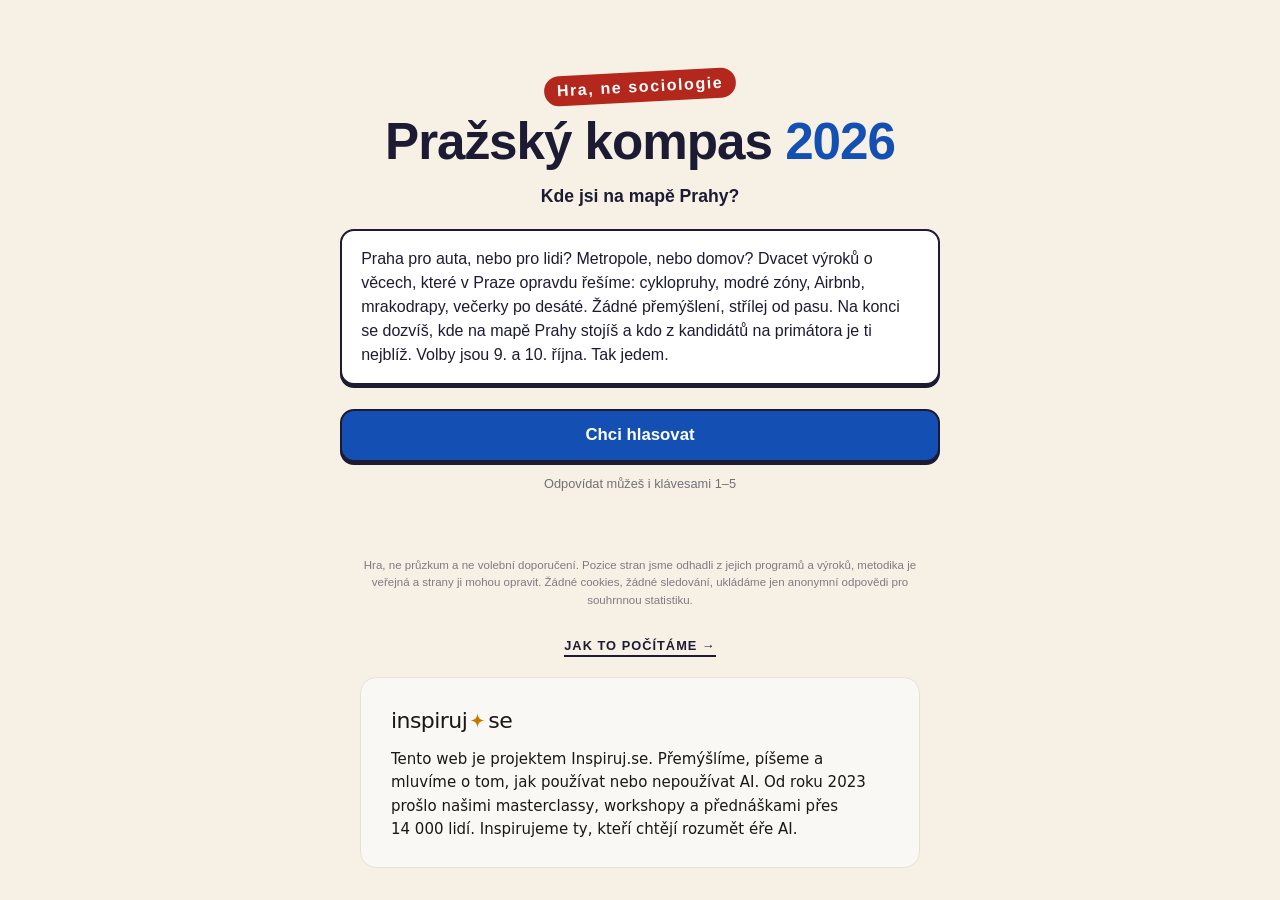
<file: index.html>
<!DOCTYPE html>
<html lang="cs">
<head>
  <meta charset="UTF-8">
  <meta name="viewport" content="width=device-width, initial-scale=1.0">
  <meta name="description" content="Praha pro auta, nebo pro lidi? Metropole, nebo domov? Dvacet pražských výroků, tvoje místo na mapě Prahy a kandidát na primátora, který je ti nejblíž. Tři minuty.">
  <meta property="og:title" content="Pražský kompas 2026">
  <meta property="og:description" content="Kde jsi na mapě Prahy a kdo z kandidátů na primátora je tvůj dvojník? Dvacet výroků, tři minuty, hra, ne sociologie.">
  <meta property="og:type" content="website">
  <title>Pražský kompas 2026</title>
  <link rel="stylesheet" href="style.css">
</head>
<body>

<main>

  <!-- ÚVOD -->
  <section id="screen-intro" class="screen">
    <div class="intro-badge">Hra, ne sociologie</div>
    <h1>Pražský kompas <span class="year">2026</span></h1>
    <p class="subtitle">Kde jsi na mapě Prahy?</p>
    <p class="intro-text">Praha pro auta, nebo pro lidi? Metropole, nebo domov? Dvacet výroků o věcech, které v Praze opravdu řešíme: cyklopruhy, modré zóny, Airbnb, mrakodrapy, večerky po desáté. Žádné přemýšlení, střílej od pasu. Na konci se dozvíš, kde na mapě Prahy stojíš a kdo z kandidátů na primátora je ti nejblíž. Volby jsou 9. a 10. října. Tak jedem.</p>
    <button id="btn-start" class="btn btn-primary">Chci hlasovat</button>
    <p class="hint">Odpovídat můžeš i klávesami 1–5</p>
  </section>

  <!-- OTÁZKY -->
  <section id="screen-question" class="screen" hidden>
    <div class="q-header">
      <button id="btn-back" class="btn-back" aria-label="Zpět na předchozí otázku">←</button>
      <div class="progress" role="progressbar" aria-valuemin="1" aria-valuemax="20" aria-valuenow="1" aria-label="Průběh testu">
        <div class="progress-fill" id="progress-fill"></div>
      </div>
      <div class="progress-label" id="progress-label">1/20</div>
    </div>
    <div class="q-card" id="q-card">
      <p class="q-text" id="q-text"></p>
      <div class="answers" id="answers"></div>
    </div>
  </section>

  <!-- ROZSTŘELY (dvě bonusové otázky) -->
  <section id="screen-shootout" class="screen" hidden>
    <div class="q-header">
      <button id="btn-back-shootout" class="btn-back" aria-label="Zpět na předchozí otázku">←</button>
      <div class="shootout-badge">⚡ Bonusový rozstřel</div>
    </div>
    <div class="q-card shootout-card" id="shootout-card">
      <p class="q-text" id="shootout-text"></p>
      <div class="answers" id="shootout-options"></div>
    </div>
  </section>

  <!-- VÝSLEDEK -->
  <section id="screen-result" class="screen" hidden>
    <p class="res-label">Tvoje Praha</p>
    <h2 id="res-quadrant"></h2>
    <p class="res-nick" id="res-nick"></p>
    <p class="res-desc" id="res-quadrant-desc"></p>

    <div class="map-wrap">
      <span class="map-axis map-axis-top">Metropole</span>
      <div class="map-row">
        <span class="map-axis map-axis-left">Auta</span>
        <div class="map" id="res-map" aria-hidden="true">
          <div class="map-q map-q-tl"><span>Metropole za volantem</span></div>
          <div class="map-q map-q-tr"><span>Velkoměsto na kole</span></div>
          <div class="map-q map-q-bl"><span>Klid s parkovacím místem</span></div>
          <div class="map-q map-q-br"><span>Sousedství s tramvají</span></div>
          <div class="map-grid-h"></div>
          <div class="map-grid-v"></div>
          <div class="map-subjects" id="map-subjects"></div>
          <div class="map-point" id="map-point"></div>
        </div>
        <span class="map-axis map-axis-right">Lidé</span>
      </div>
      <span class="map-axis map-axis-bottom">Domov</span>
      <button id="btn-toggle-subjects" class="map-toggle" type="button" aria-pressed="true">Skrýt strany na mapě</button>
    </div>

    <div class="twin-block">
      <p class="res-label">Tvůj primátor</p>
      <div class="twin">
        <div class="twin-circle" id="twin-circle"></div>
        <div class="twin-info">
          <div class="twin-name"><span id="twin-name"></span> <span class="twin-match" id="twin-match"></span></div>
          <div class="twin-subject" id="twin-subject"></div>
          <div class="twin-desc" id="twin-desc"></div>
        </div>
      </div>
      <ol class="ranking" id="ranking" aria-label="Pořadí všech kandidujících subjektů podle blízkosti"></ol>
      <p class="ranking-note">Procento je blízkost na mapě, ne shoda s programem. Jak to počítáme, je <a href="metodika.html">tady</a>.</p>
    </div>

    <div class="verdicts">
      <div class="verdict" id="verdict-1">
        <div class="threat-block"><span id="s1-icon" class="threat-icon" aria-hidden="true"></span><span id="s1-text"></span></div>
        <p class="verdict-same" id="s1-same"></p>
      </div>
      <div class="verdict" id="verdict-2">
        <div class="threat-block"><span id="s2-icon" class="threat-icon" aria-hidden="true"></span><span id="s2-text"></span></div>
        <p class="verdict-same" id="s2-same"></p>
      </div>
    </div>

    <div class="actions">
      <button id="btn-download" class="btn btn-primary">Stáhnout kartičku</button>
      <button id="btn-copy" class="btn btn-secondary">Zkopírovat odkaz</button>
      <button id="btn-retry" class="btn btn-secondary">Zkusit znovu</button>
      <button id="btn-try" class="btn btn-primary" hidden>Zkus to taky</button>
    </div>

    <!-- Dobrovolný demografický průzkum (jen po vlastním průchodu, ne u sdíleného odkazu) -->
    <div class="demo-block" id="demo-block" hidden>
      <div id="demo-inner">
        <p class="demo-title">Pomůžeš se statistikou? Čtyři rychlé otázky, žádné osobní údaje.</p>
        <div id="demo-questions"></div>
        <div class="demo-actions">
          <button id="btn-demo-send" class="btn btn-primary">Odeslat</button>
          <button id="btn-demo-skip" class="btn btn-secondary">Přeskočit</button>
        </div>
      </div>
      <p class="demo-thanks" id="demo-thanks" hidden>Díky! 🙏</p>
    </div>
  </section>

</main>

<footer class="disclaimer">
  Hra, ne průzkum a ne volební doporučení. Pozice stran jsme odhadli z jejich programů a výroků, metodika je veřejná a strany ji mohou opravit. Žádné cookies, žádné sledování, ukládáme jen anonymní odpovědi pro souhrnnou statistiku.
</footer>

<div class="made-link">
  <a href="metodika.html">Jak to počítáme →</a>
</div>

<div class="inspiruj-badge">
  <!-- ===== Štítek Inspiruj.se, SVĚTLÁ varianta ===== -->
  <a href="https://inspiruj.se" target="_blank" rel="noopener" style="display:block;box-sizing:border-box;max-width:560px;margin:0 auto;padding:26px 30px;background:#FAF8F4;border:1px solid #E8E1D3;border-radius:16px;text-decoration:none;font-family:'Space Grotesk','Segoe UI',system-ui,-apple-system,sans-serif;color:#1A1815;line-height:1.55;">
    <span style="display:inline-flex;align-items:center;font-weight:500;font-size:22px;letter-spacing:-0.025em;color:#1A1815;">inspiruj<svg width="15" height="15" viewBox="0 0 100 100" style="margin:0 3px;flex:none;" aria-hidden="true"><path d="M50 2 C54 34 66 46 98 50 C66 54 54 66 50 98 C46 66 34 54 2 50 C34 46 46 34 50 2 Z" fill="#C67700"/></svg>se</span>
    <span style="display:block;margin-top:10px;font-size:15px;color:#1A1815;">Tento web je projektem Inspiruj.se. Přemýšlíme, píšeme a mluvíme o&nbsp;tom, jak používat nebo nepoužívat AI. Od roku 2023 prošlo našimi masterclassy, workshopy a&nbsp;přednáškami přes 14&nbsp;000 lidí. Inspirujeme ty, kteří chtějí rozumět éře AI.</span>
  </a>
  <!-- ===== konec štítku ===== -->
</div>

<script src="data.js"></script>
<script src="scoring.js"></script>
<script src="app.js"></script>
</body>
</html>
</file>
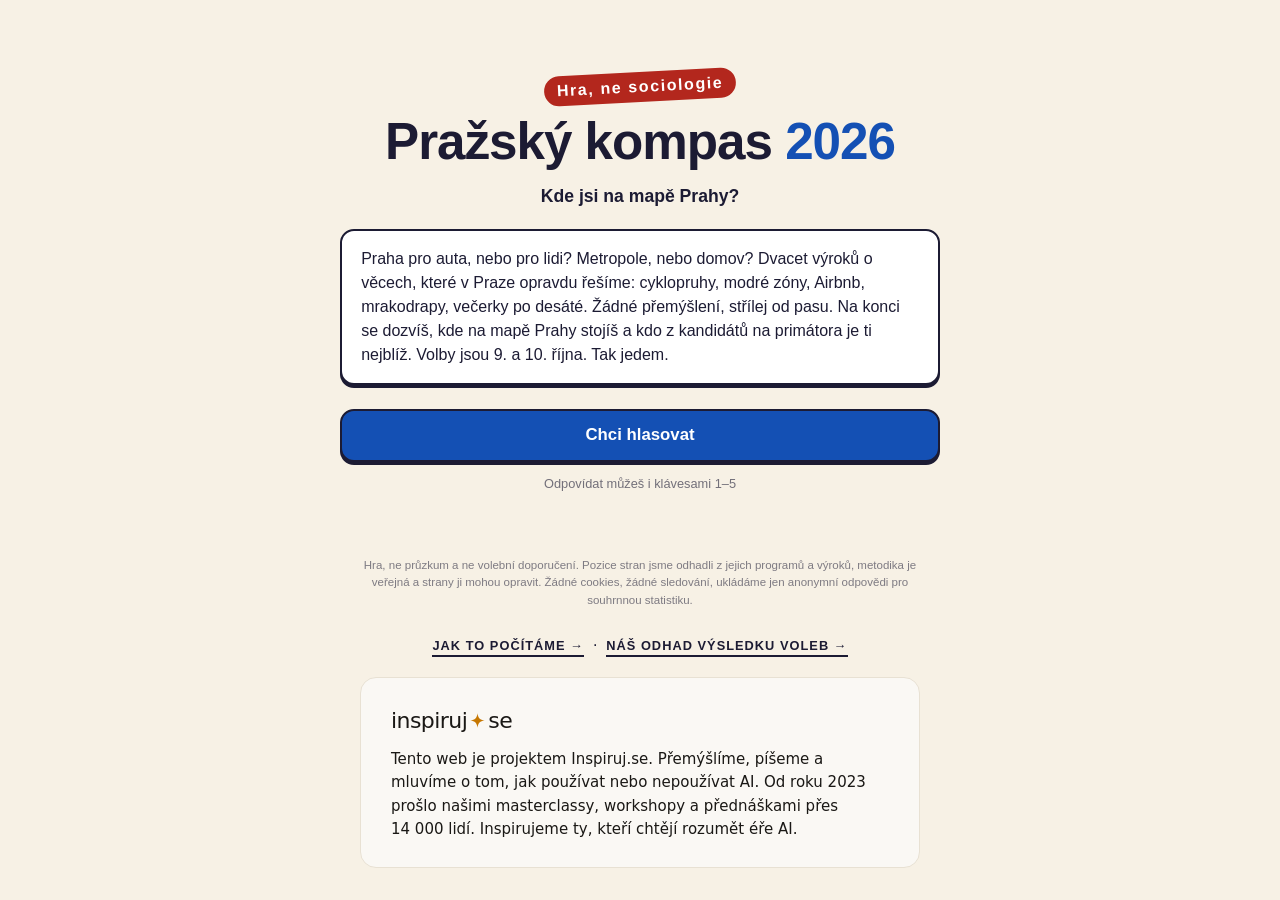
<file: kompas/index.html>
<!DOCTYPE html>
<html lang="cs">
<head>
  <meta charset="UTF-8">
  <meta name="viewport" content="width=device-width, initial-scale=1.0">
  <meta name="description" content="Praha pro auta, nebo pro lidi? Metropole, nebo domov? Dvacet pražských výroků, tvoje místo na mapě Prahy a kandidát na primátora, který je ti nejblíž. Tři minuty.">
  <meta property="og:title" content="Pražský kompas 2026">
  <meta property="og:description" content="Kde jsi na mapě Prahy a kdo z kandidátů na primátora je tvůj dvojník? Dvacet výroků, tři minuty, hra, ne sociologie.">
  <meta property="og:type" content="website">
  <meta property="og:url" content="https://prazskykompas.inspiruj.se/kompas/">
  <meta property="og:image" content="https://prazskykompas.inspiruj.se/og.png">
  <meta property="og:image:width" content="1200">
  <meta property="og:image:height" content="630">
  <meta name="twitter:card" content="summary_large_image">
  <meta name="twitter:title" content="Pražský kompas 2026">
  <meta name="twitter:description" content="Kde jsi na mapě Prahy a kdo z kandidátů na primátora je tvůj dvojník? Dvacet výroků, tři minuty, hra, ne sociologie.">
  <meta name="twitter:image" content="https://prazskykompas.inspiruj.se/og.png">
  <title>Pražský kompas 2026</title>
  <link rel="stylesheet" href="../style.css">
</head>
<body>

<main>

  <!-- ÚVOD -->
  <section id="screen-intro" class="screen">
    <div class="intro-badge">Hra, ne sociologie</div>
    <h1>Pražský kompas <span class="year">2026</span></h1>
    <p class="subtitle">Kde jsi na mapě Prahy?</p>
    <p class="intro-text">Praha pro auta, nebo pro lidi? Metropole, nebo domov? Dvacet výroků o věcech, které v Praze opravdu řešíme: cyklopruhy, modré zóny, Airbnb, mrakodrapy, večerky po desáté. Žádné přemýšlení, střílej od pasu. Na konci se dozvíš, kde na mapě Prahy stojíš a kdo z kandidátů na primátora je ti nejblíž. Volby jsou 9. a 10. října. Tak jedem.</p>
    <button id="btn-start" class="btn btn-primary">Chci hlasovat</button>
    <p class="hint">Odpovídat můžeš i klávesami 1–5</p>
  </section>

  <!-- OTÁZKY -->
  <section id="screen-question" class="screen" hidden>
    <div class="q-header">
      <button id="btn-back" class="btn-back" aria-label="Zpět na předchozí otázku">←</button>
      <div class="progress" role="progressbar" aria-valuemin="1" aria-valuemax="20" aria-valuenow="1" aria-label="Průběh testu">
        <div class="progress-fill" id="progress-fill"></div>
      </div>
      <div class="progress-label" id="progress-label">1/20</div>
    </div>
    <div class="q-card" id="q-card">
      <p class="q-text" id="q-text"></p>
      <div class="answers" id="answers"></div>
    </div>
  </section>

  <!-- ROZSTŘELY (dvě bonusové otázky) -->
  <section id="screen-shootout" class="screen" hidden>
    <div class="q-header">
      <button id="btn-back-shootout" class="btn-back" aria-label="Zpět na předchozí otázku">←</button>
      <div class="shootout-badge">⚡ Bonusový rozstřel</div>
    </div>
    <div class="q-card shootout-card" id="shootout-card">
      <p class="q-text" id="shootout-text"></p>
      <div class="answers" id="shootout-options"></div>
    </div>
  </section>

  <!-- VÝSLEDEK -->
  <section id="screen-result" class="screen" hidden>
    <p class="res-label">Tvoje Praha</p>
    <h2 id="res-quadrant"></h2>
    <p class="res-nick" id="res-nick"></p>
    <p class="res-desc" id="res-quadrant-desc"></p>

    <div class="map-wrap">
      <span class="map-axis map-axis-top">Metropole</span>
      <div class="map-row">
        <span class="map-axis map-axis-left">Auta</span>
        <div class="map" id="res-map" aria-hidden="true">
          <div class="map-q map-q-tl"><span>Metropole za volantem</span></div>
          <div class="map-q map-q-tr"><span>Velkoměsto na kole</span></div>
          <div class="map-q map-q-bl"><span>Klid s parkovacím místem</span></div>
          <div class="map-q map-q-br"><span>Sousedství s tramvají</span></div>
          <div class="map-grid-h"></div>
          <div class="map-grid-v"></div>
          <div class="map-subjects" id="map-subjects"></div>
          <div class="map-point" id="map-point"></div>
        </div>
        <span class="map-axis map-axis-right">Lidé</span>
      </div>
      <span class="map-axis map-axis-bottom">Domov</span>
      <button id="btn-toggle-subjects" class="map-toggle" type="button" aria-pressed="true">Skrýt strany na mapě</button>
    </div>

    <div class="twin-block">
      <p class="res-label">Tvůj primátor</p>
      <div class="twin">
        <div class="twin-circle" id="twin-circle"></div>
        <div class="twin-info">
          <div class="twin-name"><span id="twin-name"></span> <span class="twin-match" id="twin-match"></span></div>
          <div class="twin-subject" id="twin-subject"></div>
          <div class="twin-desc" id="twin-desc"></div>
        </div>
      </div>
      <ol class="ranking" id="ranking" aria-label="Pořadí všech kandidujících subjektů podle blízkosti"></ol>
      <p class="ranking-note">Procento je blízkost na mapě, ne shoda s programem. Jak to počítáme, je <a href="../metodika.html">tady</a>.</p>
    </div>

    <div class="verdicts">
      <div class="verdict" id="verdict-1">
        <div class="threat-block"><span id="s1-icon" class="threat-icon" aria-hidden="true"></span><span id="s1-text"></span></div>
        <p class="verdict-same" id="s1-same"></p>
      </div>
      <div class="verdict" id="verdict-2">
        <div class="threat-block"><span id="s2-icon" class="threat-icon" aria-hidden="true"></span><span id="s2-text"></span></div>
        <p class="verdict-same" id="s2-same"></p>
      </div>
    </div>

    <div class="actions">
      <button id="btn-download" class="btn btn-primary">Stáhnout kartičku</button>
      <button id="btn-copy" class="btn btn-secondary">Zkopírovat odkaz</button>
      <button id="btn-retry" class="btn btn-secondary">Zkusit znovu</button>
      <button id="btn-try" class="btn btn-primary" hidden>Zkus to taky</button>
    </div>

    <!-- Dobrovolný demografický průzkum (jen po vlastním průchodu, ne u sdíleného odkazu) -->
    <div class="demo-block" id="demo-block" hidden>
      <div id="demo-inner">
        <p class="demo-title">Pomůžeš se statistikou? Čtyři rychlé otázky, žádné osobní údaje.</p>
        <div id="demo-questions"></div>
        <div class="demo-actions">
          <button id="btn-demo-send" class="btn btn-primary">Odeslat</button>
          <button id="btn-demo-skip" class="btn btn-secondary">Přeskočit</button>
        </div>
      </div>
      <p class="demo-thanks" id="demo-thanks" hidden>Díky! 🙏</p>
    </div>
  </section>

</main>

<footer class="disclaimer">
  Hra, ne průzkum a ne volební doporučení. Pozice stran jsme odhadli z jejich programů a výroků, metodika je veřejná a strany ji mohou opravit. Žádné cookies, žádné sledování, ukládáme jen anonymní odpovědi pro souhrnnou statistiku.
</footer>

<div class="made-link">
  <a href="../metodika.html">Jak to počítáme →</a> &nbsp;·&nbsp; <a href="../">Náš odhad výsledku voleb →</a>
</div>

<div class="inspiruj-badge">
  <!-- ===== Štítek Inspiruj.se, SVĚTLÁ varianta ===== -->
  <a href="https://inspiruj.se" target="_blank" rel="noopener" style="display:block;box-sizing:border-box;max-width:560px;margin:0 auto;padding:26px 30px;background:#FAF8F4;border:1px solid #E8E1D3;border-radius:16px;text-decoration:none;font-family:'Space Grotesk','Segoe UI',system-ui,-apple-system,sans-serif;color:#1A1815;line-height:1.55;">
    <span style="display:inline-flex;align-items:center;font-weight:500;font-size:22px;letter-spacing:-0.025em;color:#1A1815;">inspiruj<svg width="15" height="15" viewBox="0 0 100 100" style="margin:0 3px;flex:none;" aria-hidden="true"><path d="M50 2 C54 34 66 46 98 50 C66 54 54 66 50 98 C46 66 34 54 2 50 C34 46 46 34 50 2 Z" fill="#C67700"/></svg>se</span>
    <span style="display:block;margin-top:10px;font-size:15px;color:#1A1815;">Tento web je projektem Inspiruj.se. Přemýšlíme, píšeme a mluvíme o&nbsp;tom, jak používat nebo nepoužívat AI. Od roku 2023 prošlo našimi masterclassy, workshopy a&nbsp;přednáškami přes 14&nbsp;000 lidí. Inspirujeme ty, kteří chtějí rozumět éře AI.</span>
  </a>
  <!-- ===== konec štítku ===== -->
</div>

<script src="../data.js"></script>
<script src="../scoring.js"></script>
<script src="../app.js"></script>
</body>
</html>
</file>
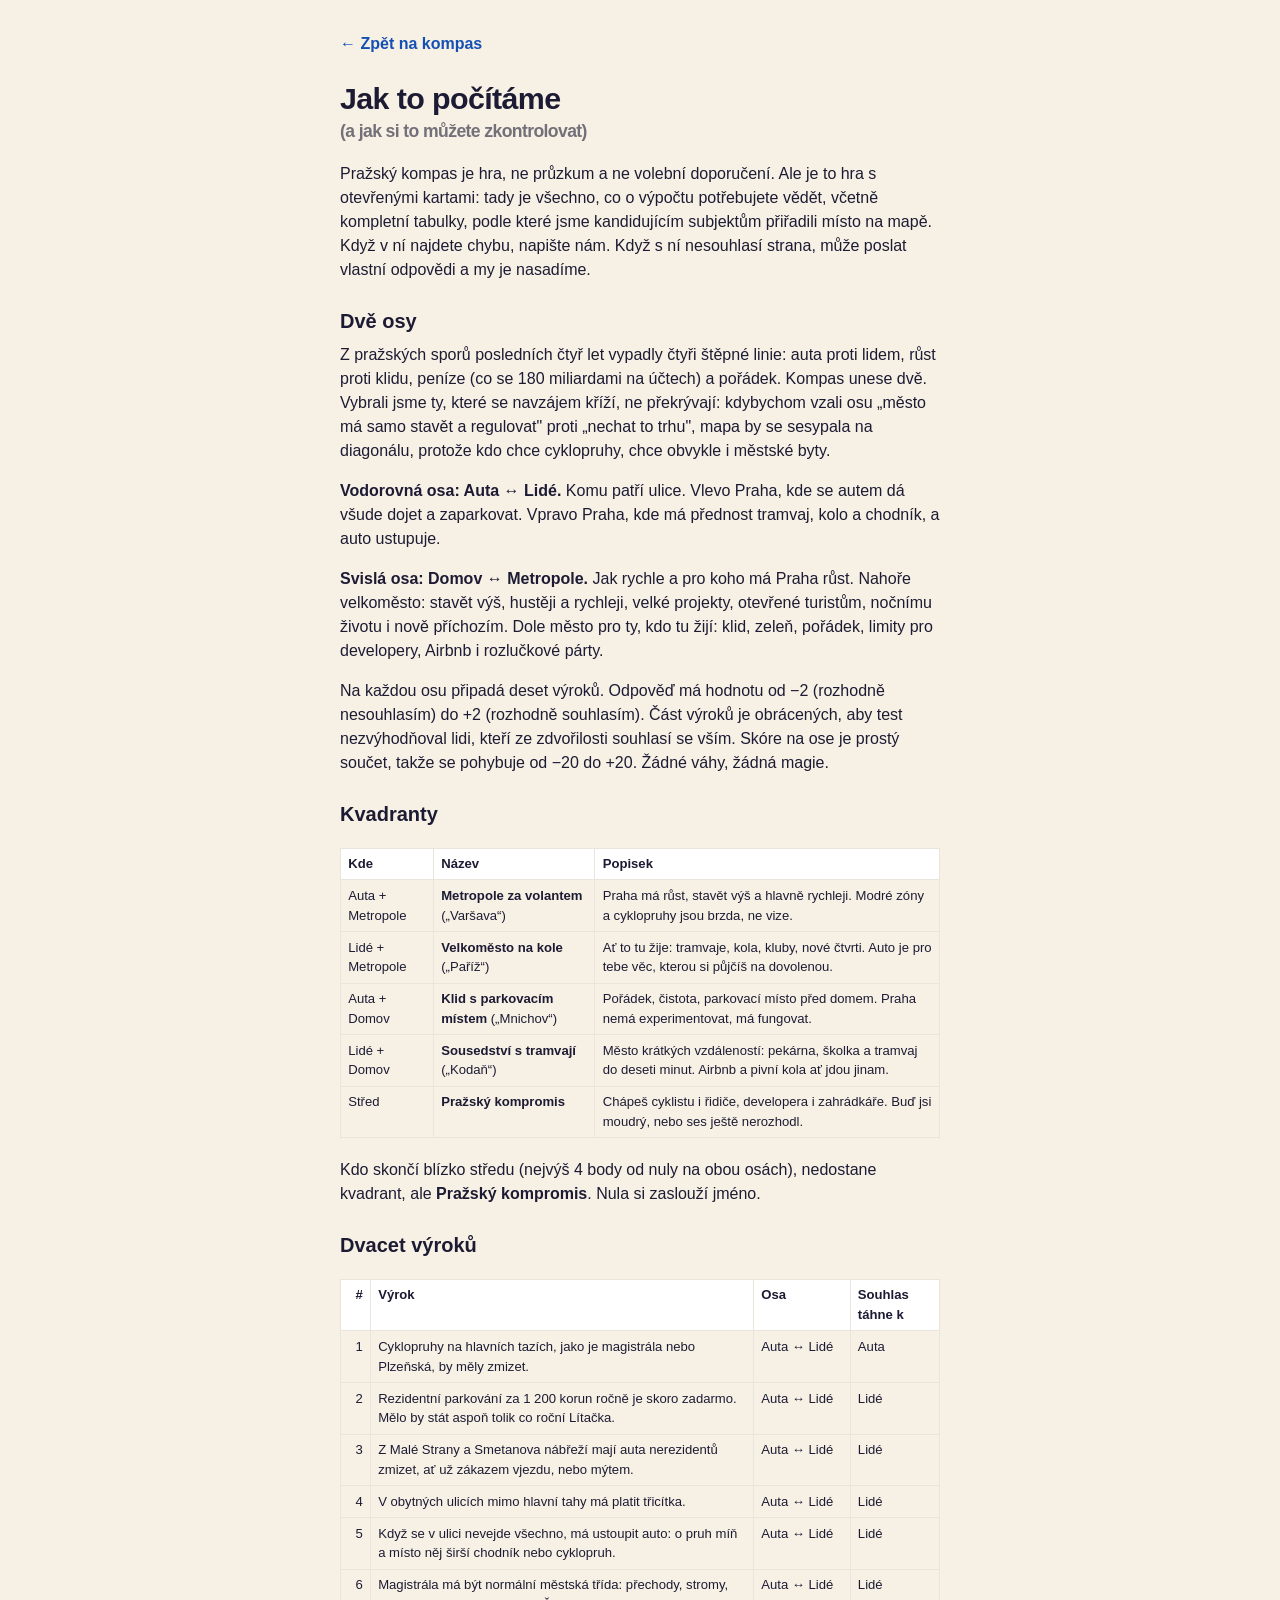
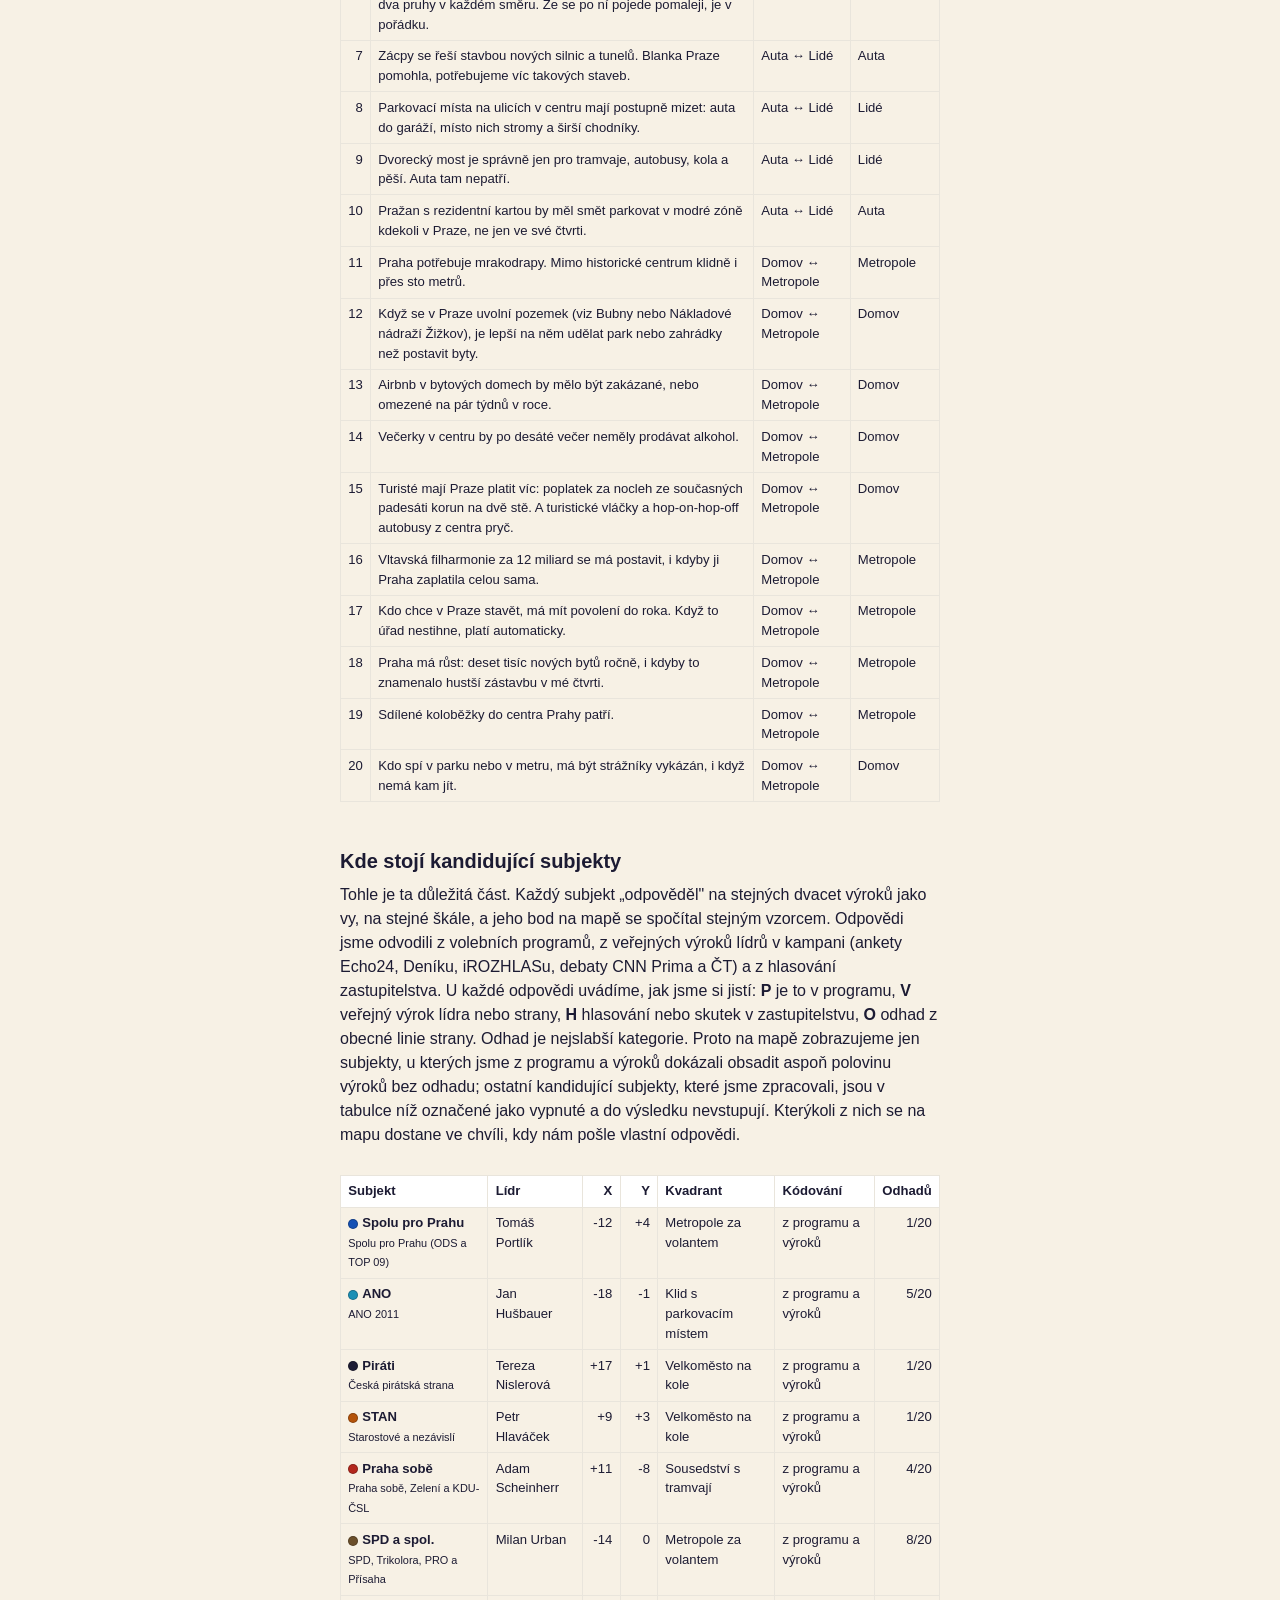
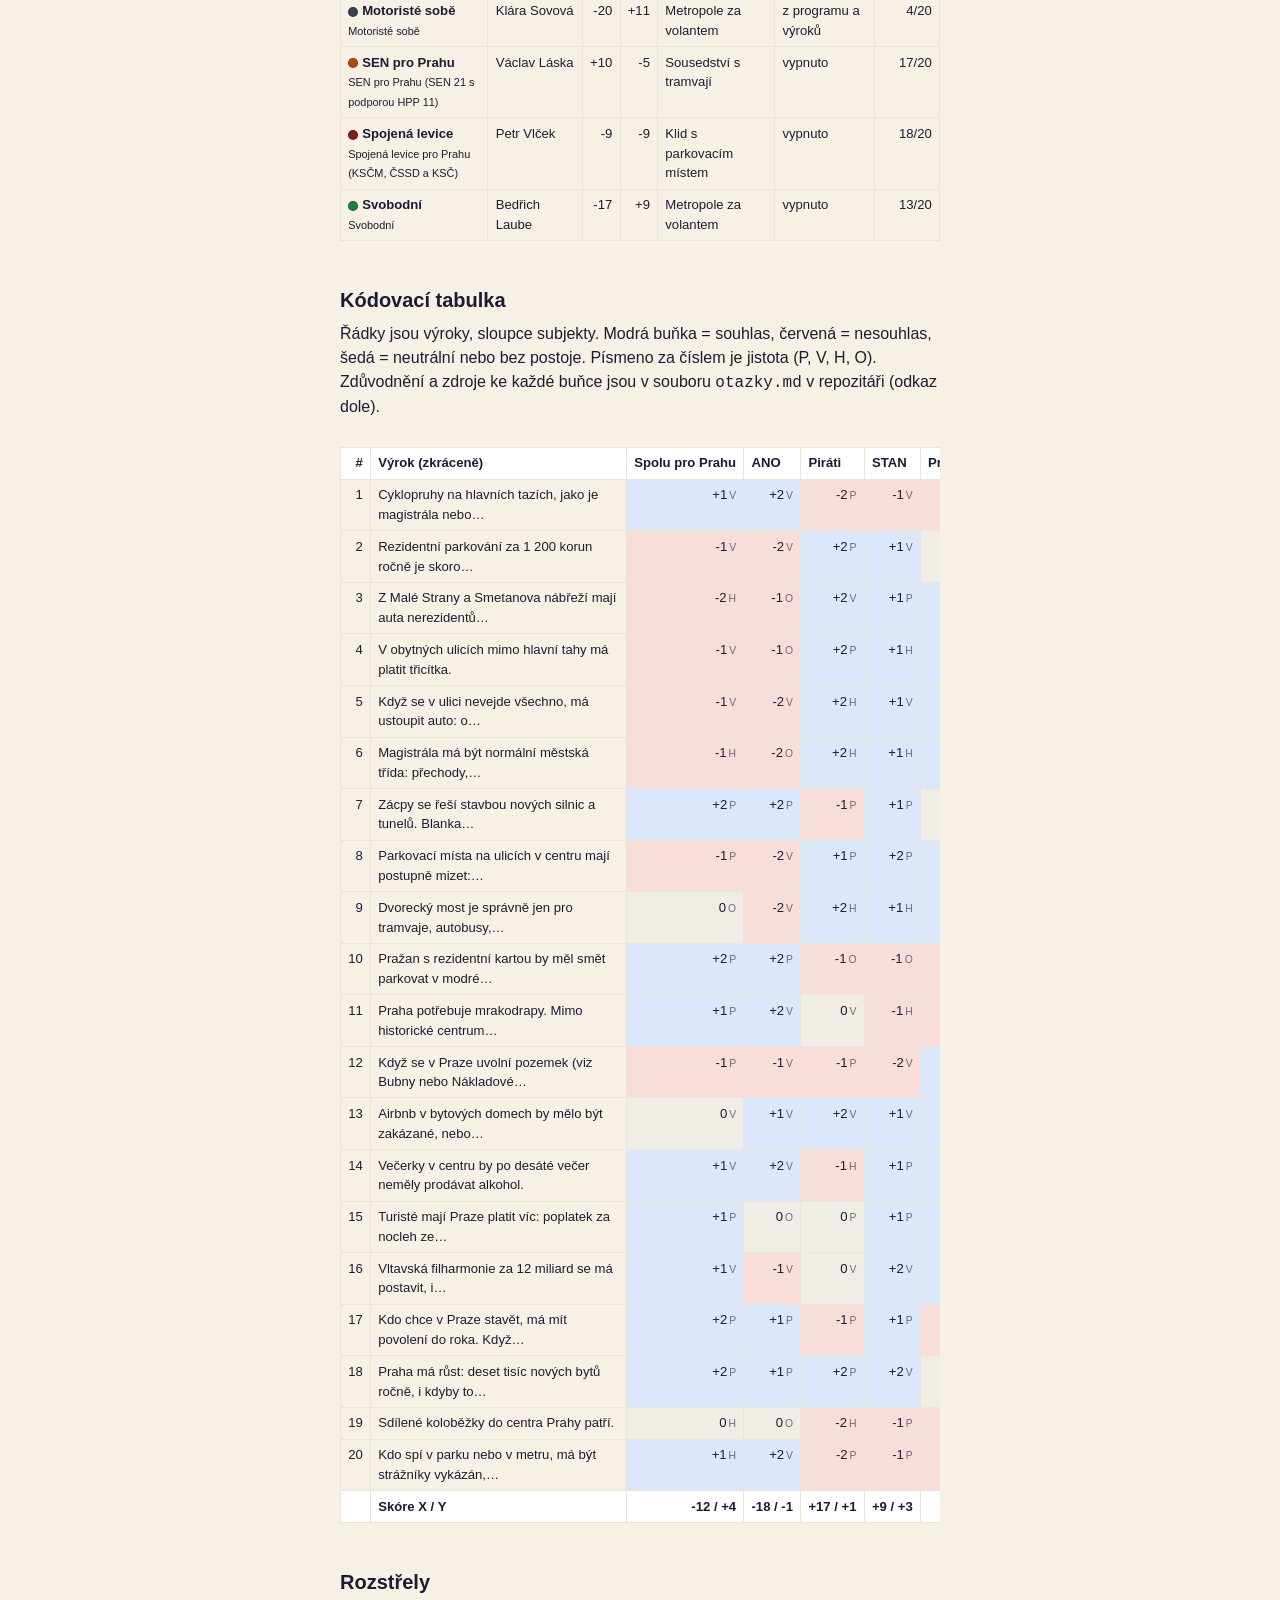
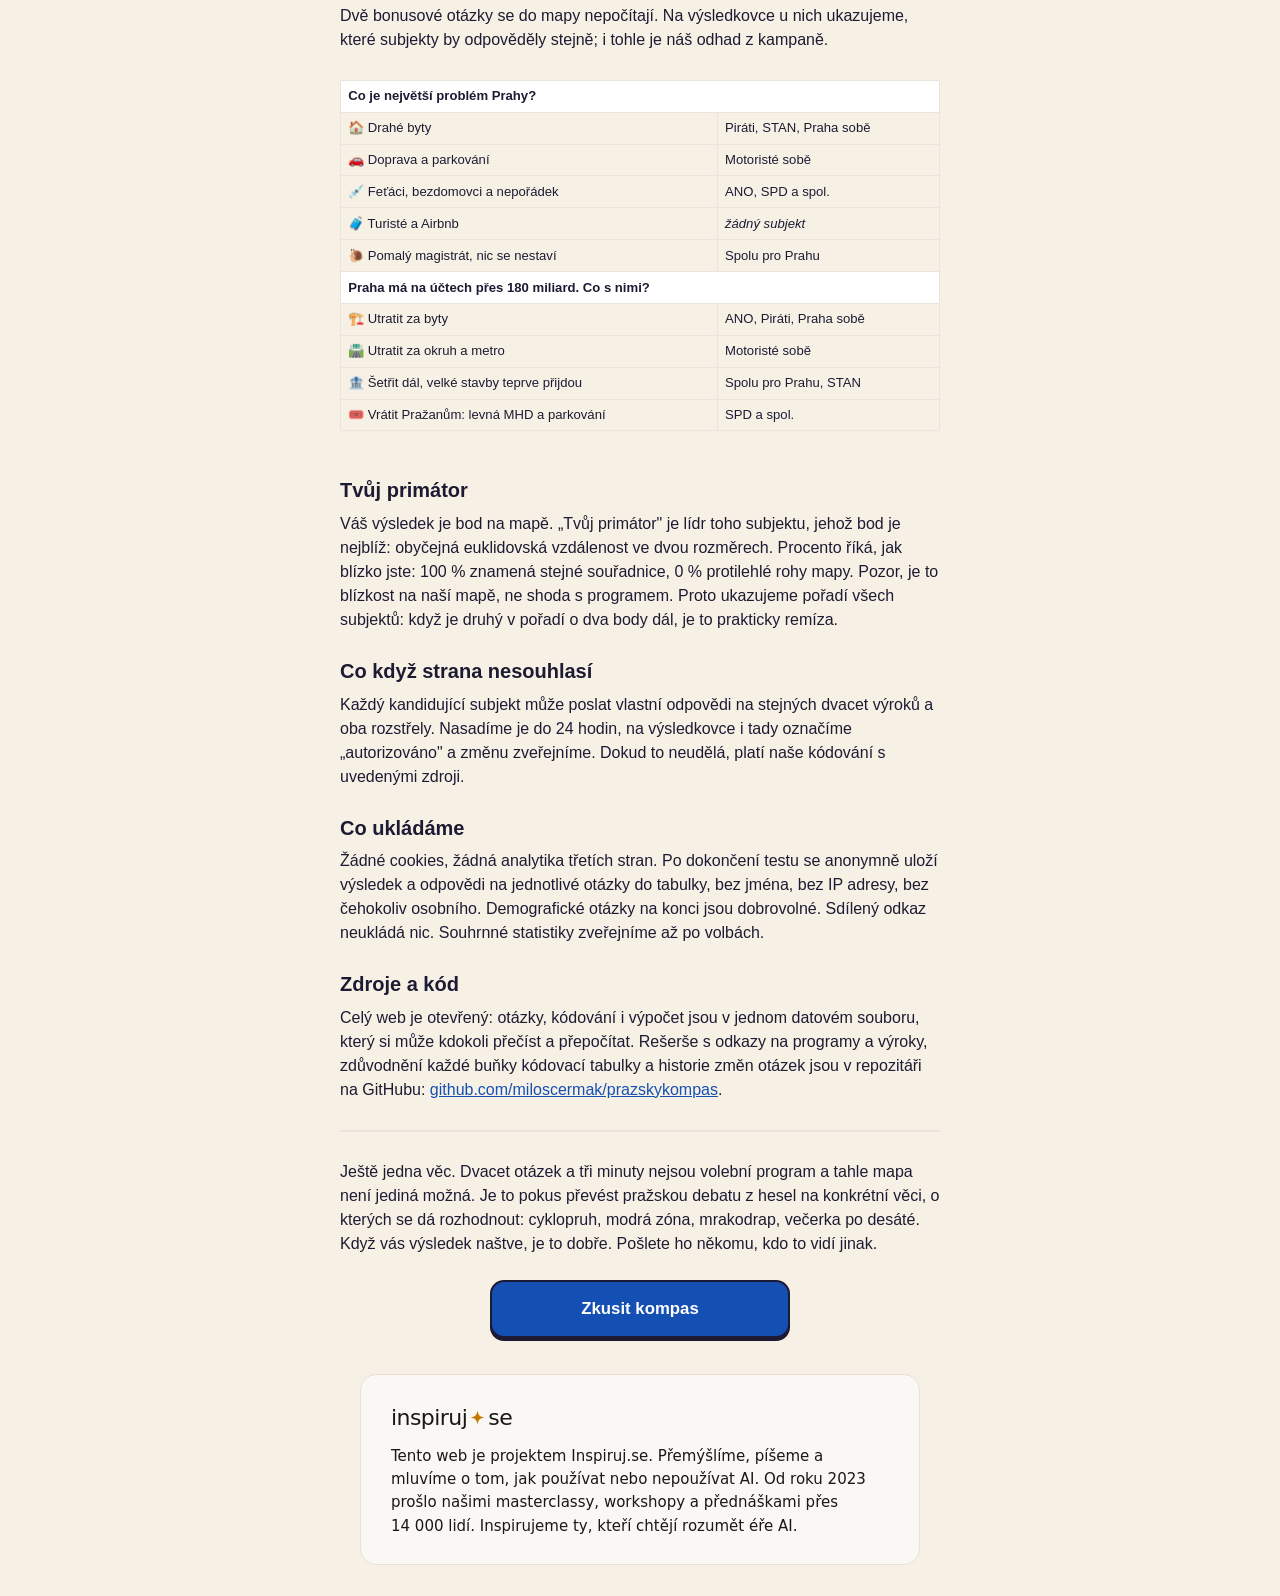
<file: metodika.html>
<!DOCTYPE html>
<html lang="cs">
<head>
  <meta charset="UTF-8">
  <meta name="viewport" content="width=device-width, initial-scale=1.0">
  <meta name="description" content="Jak Pražský kompas počítá: dvě osy, dvacet výroků, kompletní kódovací tabulka kandidujících subjektů a vzorec pro „tvého primátora". Všechno veřejně, všechno opravitelné.">
  <title>Jak to počítáme · Pražský kompas 2026</title>
  <link rel="stylesheet" href="style.css">
</head>
<body>

<main class="article">
  <a class="back-link" href="kompas/">← Zpět na kompas</a>

  <h1>Jak to počítáme <span class="article-sub">(a jak si to můžete zkontrolovat)</span></h1>

  <p>Pražský kompas je hra, ne průzkum a ne volební doporučení. Ale je to hra s otevřenými kartami: tady je všechno, co o výpočtu potřebujete vědět, včetně kompletní tabulky, podle které jsme kandidujícím subjektům přiřadili místo na mapě. Když v ní najdete chybu, napište nám. Když s ní nesouhlasí strana, může poslat vlastní odpovědi a my je nasadíme.</p>

  <h2>Dvě osy</h2>

  <p>Z pražských sporů posledních čtyř let vypadly čtyři štěpné linie: auta proti lidem, růst proti klidu, peníze (co se 180 miliardami na účtech) a pořádek. Kompas unese dvě. Vybrali jsme ty, které se navzájem kříží, ne překrývají: kdybychom vzali osu „město má samo stavět a regulovat" proti „nechat to trhu", mapa by se sesypala na diagonálu, protože kdo chce cyklopruhy, chce obvykle i městské byty.</p>

  <p><strong>Vodorovná osa: Auta ↔ Lidé.</strong> Komu patří ulice. Vlevo Praha, kde se autem dá všude dojet a zaparkovat. Vpravo Praha, kde má přednost tramvaj, kolo a chodník, a auto ustupuje.</p>

  <p><strong>Svislá osa: Domov ↔ Metropole.</strong> Jak rychle a pro koho má Praha růst. Nahoře velkoměsto: stavět výš, hustěji a rychleji, velké projekty, otevřené turistům, nočnímu životu i nově příchozím. Dole město pro ty, kdo tu žijí: klid, zeleň, pořádek, limity pro developery, Airbnb i rozlučkové párty.</p>

  <p>Na každou osu připadá deset výroků. Odpověď má hodnotu od −2 (rozhodně nesouhlasím) do +2 (rozhodně souhlasím). Část výroků je obrácených, aby test nezvýhodňoval lidi, kteří ze zdvořilosti souhlasí se vším. Skóre na ose je prostý součet, takže se pohybuje od −20 do +20. Žádné váhy, žádná magie.</p>

  <h2>Kvadranty</h2>
  <div class="table-scroll"><table id="t-quadrants"></table></div>
  <p>Kdo skončí blízko středu (nejvýš 4 body od nuly na obou osách), nedostane kvadrant, ale <strong>Pražský kompromis</strong>. Nula si zaslouží jméno.</p>

  <h2>Dvacet výroků</h2>
  <div class="table-scroll"><table id="t-questions"></table></div>

  <h2>Kde stojí kandidující subjekty</h2>

  <p>Tohle je ta důležitá část. Každý subjekt „odpověděl" na stejných dvacet výroků jako vy, na stejné škále, a jeho bod na mapě se spočítal stejným vzorcem. Odpovědi jsme odvodili z volebních programů, z veřejných výroků lídrů v kampani (ankety Echo24, Deníku, iROZHLASu, debaty CNN Prima a ČT) a z hlasování zastupitelstva. U každé odpovědi uvádíme, jak jsme si jistí: <strong>P</strong> je to v programu, <strong>V</strong> veřejný výrok lídra nebo strany, <strong>H</strong> hlasování nebo skutek v zastupitelstvu, <strong>O</strong> odhad z obecné linie strany. Odhad je nejslabší kategorie. Proto na mapě zobrazujeme jen subjekty, u kterých jsme z programu a výroků dokázali obsadit aspoň polovinu výroků bez odhadu; ostatní kandidující subjekty, které jsme zpracovali, jsou v tabulce níž označené jako vypnuté a do výsledku nevstupují. Kterýkoli z nich se na mapu dostane ve chvíli, kdy nám pošle vlastní odpovědi.</p>

  <div class="table-scroll"><table id="t-subjects"></table></div>

  <h2>Kódovací tabulka</h2>
  <p>Řádky jsou výroky, sloupce subjekty. Modrá buňka = souhlas, červená = nesouhlas, šedá = neutrální nebo bez postoje. Písmeno za číslem je jistota (P, V, H, O). Zdůvodnění a zdroje ke každé buňce jsou v souboru <code>otazky.md</code> v repozitáři (odkaz dole).</p>
  <div class="table-scroll"><table id="t-coding"></table></div>

  <h2>Rozstřely</h2>
  <p>Dvě bonusové otázky se do mapy nepočítají. Na výsledkovce u nich ukazujeme, které subjekty by odpověděly stejně; i tohle je náš odhad z kampaně.</p>
  <div class="table-scroll"><table id="t-shootouts"></table></div>

  <h2>Tvůj primátor</h2>
  <p>Váš výsledek je bod na mapě. „Tvůj primátor" je lídr toho subjektu, jehož bod je nejblíž: obyčejná euklidovská vzdálenost ve dvou rozměrech. Procento říká, jak blízko jste: 100 % znamená stejné souřadnice, 0 % protilehlé rohy mapy. Pozor, je to blízkost na naší mapě, ne shoda s programem. Proto ukazujeme pořadí všech subjektů: když je druhý v pořadí o dva body dál, je to prakticky remíza.</p>

  <h2>Co když strana nesouhlasí</h2>
  <p>Každý kandidující subjekt může poslat vlastní odpovědi na stejných dvacet výroků a oba rozstřely. Nasadíme je do 24 hodin, na výsledkovce i tady označíme „autorizováno" a změnu zveřejníme. Dokud to neudělá, platí naše kódování s uvedenými zdroji.</p>

  <h2>Co ukládáme</h2>
  <p>Žádné cookies, žádná analytika třetích stran. Po dokončení testu se anonymně uloží výsledek a odpovědi na jednotlivé otázky do tabulky, bez jména, bez IP adresy, bez čehokoliv osobního. Demografické otázky na konci jsou dobrovolné. Sdílený odkaz neukládá nic. Souhrnné statistiky zveřejníme až po volbách.</p>

  <h2>Zdroje a kód</h2>
  <p>Celý web je otevřený: otázky, kódování i výpočet jsou v jednom datovém souboru, který si může kdokoli přečíst a přepočítat. Rešerše s odkazy na programy a výroky, zdůvodnění každé buňky kódovací tabulky a historie změn otázek jsou v repozitáři na GitHubu: <a id="repo-link" href="https://github.com/miloscermak/prazskykompas" target="_blank" rel="noopener">github.com/miloscermak/prazskykompas</a>.</p>

  <hr class="article-hr">

  <p>Ještě jedna věc. Dvacet otázek a tři minuty nejsou volební program a tahle mapa není jediná možná. Je to pokus převést pražskou debatu z hesel na konkrétní věci, o kterých se dá rozhodnout: cyklopruh, modrá zóna, mrakodrap, večerka po desáté. Když vás výsledek naštve, je to dobře. Pošlete ho někomu, kdo to vidí jinak.</p>

  <p><a class="btn btn-primary article-cta" href="kompas/">Zkusit kompas</a></p>
</main>

<div class="inspiruj-badge">
  <!-- ===== Štítek Inspiruj.se, SVĚTLÁ varianta ===== -->
  <a href="https://inspiruj.se" target="_blank" rel="noopener" style="display:block;box-sizing:border-box;max-width:560px;margin:0 auto;padding:26px 30px;background:#FAF8F4;border:1px solid #E8E1D3;border-radius:16px;text-decoration:none;font-family:'Space Grotesk','Segoe UI',system-ui,-apple-system,sans-serif;color:#1A1815;line-height:1.55;">
    <span style="display:inline-flex;align-items:center;font-weight:500;font-size:22px;letter-spacing:-0.025em;color:#1A1815;">inspiruj<svg width="15" height="15" viewBox="0 0 100 100" style="margin:0 3px;flex:none;" aria-hidden="true"><path d="M50 2 C54 34 66 46 98 50 C66 54 54 66 50 98 C46 66 34 54 2 50 C34 46 46 34 50 2 Z" fill="#C67700"/></svg>se</span>
    <span style="display:block;margin-top:10px;font-size:15px;color:#1A1815;">Tento web je projektem Inspiruj.se. Přemýšlíme, píšeme a mluvíme o&nbsp;tom, jak používat nebo nepoužívat AI. Od roku 2023 prošlo našimi masterclassy, workshopy a&nbsp;přednáškami přes 14&nbsp;000 lidí. Inspirujeme ty, kteří chtějí rozumět éře AI.</span>
  </a>
  <!-- ===== konec štítku ===== -->
</div>

<script src="data.js"></script>
<script src="scoring.js"></script>
<script>
(function () {
  "use strict";
  const $ = (s) => document.querySelector(s);
  const esc = (s) => String(s).replace(/[&<>"]/g, (c) => ({ "&": "&amp;", "<": "&lt;", ">": "&gt;", '"': "&quot;" }[c]));
  const AXIS_NAME = { 1: "Auta ↔ Lidé", 2: "Domov ↔ Metropole" };
  const poleLabel = (q) => (q.axis === 1 ? (q.pole === 1 ? "Lidé" : "Auta") : (q.pole === 1 ? "Metropole" : "Domov"));
  const fmt = (n) => (n > 0 ? "+" + n : String(n));
  const active = SUBJECTS.filter((s) => s.active !== false);

  // Kvadranty
  const qrows = [
    ["volant", "Auta + Metropole"], ["kolo", "Lidé + Metropole"],
    ["klid", "Auta + Domov"], ["sousedstvi", "Lidé + Domov"], ["center", "Střed"],
  ];
  $("#t-quadrants").innerHTML = "<tr><th>Kde</th><th>Název</th><th>Popisek</th></tr>" + qrows.map(([k, where]) => {
    const q = QUADRANTS[k];
    return "<tr><td>" + where + "</td><td><strong>" + esc(q.name) + "</strong>" + (q.nick ? " („" + esc(q.nick) + "“)" : "") + "</td><td>" + esc(q.desc) + "</td></tr>";
  }).join("");

  // Otázky
  $("#t-questions").innerHTML = "<tr><th class=\"num\">#</th><th>Výrok</th><th>Osa</th><th>Souhlas táhne k</th></tr>" + QUESTIONS.map((q) =>
    "<tr><td class=\"num\">" + q.id + "</td><td>" + esc(q.text) + "</td><td>" + AXIS_NAME[q.axis] + "</td><td>" + poleLabel(q) + "</td></tr>"
  ).join("");

  // Subjekty
  $("#t-subjects").innerHTML = "<tr><th>Subjekt</th><th>Lídr</th><th class=\"num\">X</th><th class=\"num\">Y</th><th>Kvadrant</th><th>Kódování</th><th class=\"num\">Odhadů</th></tr>" + SUBJECTS.map((s) => {
    const sc = subjectScores(s, QUESTIONS);
    const q = getQuadrant(sc, QUADRANTS);
    const o = Object.values(s.conf).filter((c) => c === "O").length;
    const src = s.active === false ? "vypnuto" : (s.source === "autorizováno" ? "autorizováno stranou" : "z programu a výroků");
    return "<tr><td><span class=\"swatch\" style=\"background:" + s.color + "\"></span><strong>" + esc(s.name) + "</strong><br><small>" + esc(s.full) + "</small></td><td>" + esc(s.leader) + "</td><td class=\"num\">" + fmt(sc[0]) + "</td><td class=\"num\">" + fmt(sc[1]) + "</td><td>" + esc(q.name) + "</td><td>" + src + "</td><td class=\"num\">" + o + "/20</td></tr>";
  }).join("");

  // Kódovací tabulka
  const head = "<tr><th class=\"num\">#</th><th>Výrok (zkráceně)</th>" + SUBJECTS.map((s) => "<th title=\"" + esc(s.full) + "\">" + esc(s.name) + "</th>").join("") + "</tr>";
  const short = (t) => (t.length > 60 ? t.slice(0, 57).replace(/\s+\S*$/, "") + "…" : t);
  const body = QUESTIONS.map((q) =>
    "<tr><td class=\"num\">" + q.id + "</td><td title=\"" + esc(q.text) + "\">" + esc(short(q.text)) + "</td>" + SUBJECTS.map((s) => {
      const v = s.answers[q.id];
      const cls = v > 0 ? "cell-pos" : v < 0 ? "cell-neg" : "cell-zero";
      return "<td class=\"num " + cls + "\">" + fmt(v) + "<span class=\"conf\">" + s.conf[q.id] + "</span></td>";
    }).join("") + "</tr>"
  ).join("");
  const foot = "<tr><th></th><th>Skóre X / Y</th>" + SUBJECTS.map((s) => { const sc = subjectScores(s, QUESTIONS); return "<th class=\"num\">" + fmt(sc[0]) + " / " + fmt(sc[1]) + "</th>"; }).join("") + "</tr>";
  $("#t-coding").innerHTML = head + body + foot;

  // Rozstřely
  $("#t-shootouts").innerHTML = SHOOTOUTS.map((sh, i) =>
    "<tr><th colspan=\"2\">" + esc(sh.text) + "</th></tr>" + sh.options.map((o, j) => {
      const same = sameShootout(i, j, active).map((s) => s.name);
      return "<tr><td>" + o.icon + " " + esc(o.label) + "</td><td>" + (same.length ? esc(same.join(", ")) : "<em>žádný subjekt</em>") + "</td></tr>";
    }).join("")
  ).join("");
})();
</script>
</body>
</html>
</file>
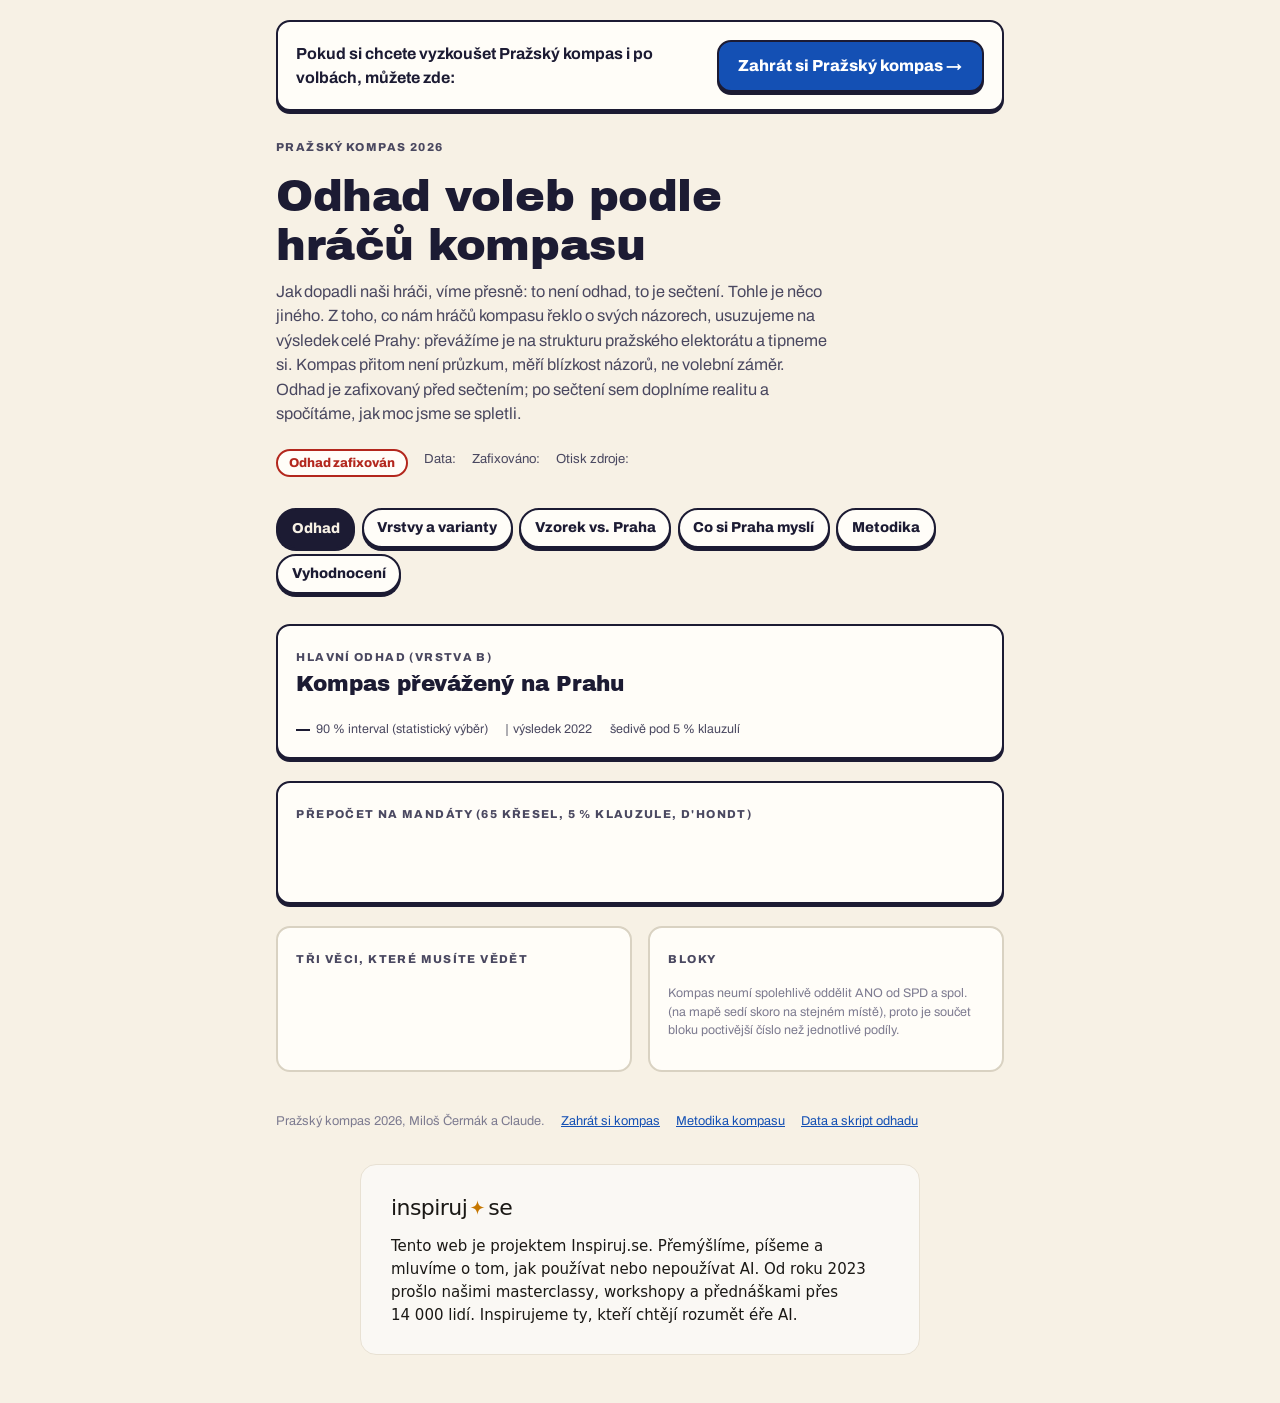
<file: odhad/template.html>
<!doctype html>
<html lang="cs">
<head>
<meta charset="utf-8">
<meta name="viewport" content="width=device-width, initial-scale=1, viewport-fit=cover">
<title>Pražský kompas: odhad voleb</title>
<meta name="description" content="Odhad výsledku pražských komunálních voleb 2026 z toho, co o svých názorech řeklo 3 700 hráčů Pražského kompasu. Metodika a po sečtení i vyhodnocení.">
<meta property="og:title" content="Pražský kompas: odhad voleb 2026">
<meta property="og:description" content="Z 3 700 vyplnění kompasu jsme odhadli výsledek celé Prahy. Po sečtení se uvidí, jak moc jsme se spletli.">
<meta property="og:type" content="website">
<meta property="og:url" content="https://prazskykompas.inspiruj.se/">
<meta property="og:image" content="https://prazskykompas.inspiruj.se/og.png">
<meta property="og:image:width" content="1200">
<meta property="og:image:height" content="630">
<meta name="twitter:card" content="summary_large_image">
<link rel="preconnect" href="https://fonts.googleapis.com">
<link rel="stylesheet" href="https://fonts.googleapis.com/css2?family=Archivo:wdth,wght@75..125,400..900&family=Archivo+Black&display=swap">
<style>
/* Layout: jeden sloupec max 760 px, hlavní číslo nahoře, detail v záložkách. Vizuál navazuje na style.css kompasu (plakátový krém, inkoust, tvrdý stín). */
:root{
  --paper:#f7f1e5; --paper-2:#efe7d6; --ink:#1c1b33; --ink-2:#4a4860; --ink-3:#7d7b90;
  --line:#d9d2c2; --blue:#1450b4; --red:#b3271d; --blue-light:#dbe7fa; --red-light:#f9ddd8;
  --card:#fffdf8; --shadow:0 3px 0 var(--ink); --radius:14px;
  --display:"Archivo Black","Archivo",system-ui,sans-serif;
  --body:"Archivo",-apple-system,BlinkMacSystemFont,"Segoe UI",Roboto,sans-serif;
  --good:#1f7a45; --warn:#9a5b00;
  color-scheme:light;
}
@media (prefers-color-scheme:dark){ :root:not([data-theme="light"]){
  --paper:#17162a; --paper-2:#1f1e36; --ink:#f1ecdf; --ink-2:#c9c3b4; --ink-3:#938e9f;
  --line:#3a3952; --blue:#7fa6ee; --red:#ef8a80; --blue-light:#22325a; --red-light:#4a2320;
  --card:#201f38; --shadow:0 3px 0 #0b0b16; --good:#6fcf97; --warn:#e2a94c; color-scheme:dark; } }
:root[data-theme="dark"]{
  --paper:#17162a; --paper-2:#1f1e36; --ink:#f1ecdf; --ink-2:#c9c3b4; --ink-3:#938e9f;
  --line:#3a3952; --blue:#7fa6ee; --red:#ef8a80; --blue-light:#22325a; --red-light:#4a2320;
  --card:#201f38; --shadow:0 3px 0 #0b0b16; --good:#6fcf97; --warn:#e2a94c; color-scheme:dark; }

*{box-sizing:border-box}
body{margin:0;background:var(--paper);color:var(--ink);font-family:var(--body);line-height:1.5;font-size:16px}
.wrap{max-width:760px;margin:0 auto;padding-block:1.25rem 3rem;padding-inline:16px}
h1,h2,h3{font-family:var(--display);font-weight:400;line-height:1.1;text-wrap:balance;margin:0}
h1{font-size:clamp(1.9rem,6vw,2.8rem);letter-spacing:-.01em}
h2{font-size:1.35rem;margin-bottom:.35rem}
h3{font-size:1.05rem;font-family:var(--body);font-weight:800}
p{margin:0 0 .8rem}
.muted{color:var(--ink-2)} .small{font-size:.85rem} .tiny{font-size:.78rem;color:var(--ink-3)}
a{color:var(--blue)}
.eyebrow{display:inline-block;font-size:.72rem;font-weight:800;letter-spacing:.12em;text-transform:uppercase;color:var(--ink-2);margin-bottom:.4rem}
.badge{display:inline-flex;align-items:center;gap:.4rem;border:2px solid var(--ink);border-radius:999px;padding:.15rem .7rem;font-size:.8rem;font-weight:800;background:var(--card)}
.badge.live{border-color:var(--red);color:var(--red)}
.badge.done{border-color:var(--good);color:var(--good)}
header{display:flex;flex-direction:column;gap:.6rem;margin-bottom:1.4rem}
header .lede{max-width:62ch;font-size:1.02rem}
.meta{display:flex;flex-wrap:wrap;gap:.5rem 1rem;font-size:.82rem;color:var(--ink-2)}
.meta b{color:var(--ink)}

/* horní banner s odkazem na kompas */
.topbanner{display:flex;flex-wrap:wrap;align-items:center;justify-content:space-between;gap:.7rem 1rem;margin-bottom:1.4rem;background:var(--blue-light);border-color:var(--ink)}
.topbanner p{margin:0;font-weight:700;font-size:1rem;max-width:40ch}
.btn{display:inline-block;padding:.75rem 1.2rem;font:inherit;font-weight:800;font-size:1rem;border:2px solid var(--ink);border-radius:var(--radius);background:var(--blue);color:#fff;text-decoration:none;box-shadow:var(--shadow);white-space:nowrap}
:root[data-theme="dark"] .btn{color:var(--paper)} @media (prefers-color-scheme:dark){:root:not([data-theme="light"]) .btn{color:var(--paper)}}
.btn:active{transform:translateY(3px);box-shadow:none}
.btn:focus-visible{outline:3px solid var(--red);outline-offset:2px}
.inspiruj-badge{margin-top:2rem}
/* tabs */
nav.tabs{display:flex;gap:.4rem;flex-wrap:wrap;margin:1.2rem 0 1.4rem;position:sticky;top:env(safe-area-inset-top,0px);background:var(--paper);padding:.5rem 0;z-index:5}
nav.tabs button{font:inherit;font-weight:800;font-size:.9rem;border:2px solid var(--ink);background:var(--card);color:var(--ink);padding:.45rem .85rem;border-radius:999px;cursor:pointer;box-shadow:var(--shadow)}
nav.tabs button[aria-selected="true"]{background:var(--ink);color:var(--paper)}
nav.tabs button:focus-visible{outline:3px solid var(--blue);outline-offset:2px}
section.panel[hidden]{display:none}
section.panel{display:flex;flex-direction:column;gap:1.4rem}

.card{background:var(--card);border:2px solid var(--ink);border-radius:var(--radius);box-shadow:var(--shadow);padding:1.1rem 1.15rem}
.card.quiet{border-color:var(--line);box-shadow:none}
.grid2{display:grid;grid-template-columns:repeat(auto-fit,minmax(280px,1fr));gap:1rem}
.grid2>*{min-width:0}

/* hlavní graf: řádky stran */
.bars{display:flex;flex-direction:column;gap:.55rem;margin-top:.6rem}
.row{display:grid;grid-template-columns:minmax(96px,150px) 1fr 66px;gap:.6rem;align-items:center}
.row .name{font-weight:800;font-size:.95rem;display:flex;align-items:center;gap:.45rem;min-width:0}
.row .name span{overflow:hidden;text-overflow:ellipsis;white-space:nowrap}
.sw{width:12px;height:12px;border-radius:3px;flex:none;border:1.5px solid rgba(0,0,0,.15)}
.track{position:relative;height:22px;background:var(--paper-2);border-radius:4px}
.fill{position:absolute;left:0;top:0;bottom:0;border-radius:0 4px 4px 0;min-width:2px}
.ci{position:absolute;top:50%;height:2px;background:var(--ink);transform:translateY(-50%);opacity:.75}
.ci::before,.ci::after{content:"";position:absolute;top:-4px;width:2px;height:10px;background:var(--ink)}
.ci::before{left:0}.ci::after{right:0}
.ref{position:absolute;top:-3px;bottom:-3px;width:2px;background:var(--ink);opacity:.35}
.val{font-variant-numeric:tabular-nums;font-weight:800;text-align:right;font-size:.98rem;white-space:nowrap}
.row.below{opacity:.7}
.legend{display:flex;gap:.6rem 1.1rem;flex-wrap:wrap;font-size:.78rem;color:var(--ink-2);margin-top:.7rem}
.legend span{display:inline-flex;align-items:center;gap:.35rem}
.legend i{display:inline-block;width:14px;height:0;border-top:2px solid var(--ink)}
.legend i.ref{position:static;width:2px;height:12px;border:0}

/* mandáty */
.seats{display:flex;gap:2px;height:26px;border-radius:6px;overflow:hidden;margin:.6rem 0 .4rem}
.seats div{min-width:2px;position:relative}
.seats div[data-label]:not([data-label=""])::after{content:attr(data-label);position:absolute;inset:0;display:flex;align-items:center;justify-content:center;color:#fff;font-weight:800;font-size:.8rem}
.seatlist{display:flex;flex-wrap:wrap;gap:.35rem .9rem;font-size:.85rem}
.seatlist b{font-variant-numeric:tabular-nums}

/* tabulka */
.tablewrap{overflow-x:auto}
table{border-collapse:collapse;width:100%;font-size:.86rem;font-variant-numeric:tabular-nums}
th,td{padding:.4rem .5rem;text-align:right;border-bottom:1px solid var(--line);white-space:nowrap}
th:first-child,td:first-child{text-align:left}
thead th{font-size:.72rem;letter-spacing:.06em;text-transform:uppercase;color:var(--ink-2);vertical-align:bottom}
tbody tr.head td{background:var(--blue-light);font-weight:800}
td.best{font-weight:800;color:var(--good)}
td.worst{color:var(--red)}

/* párové sloupce vzorek vs Praha */
.pair{display:flex;flex-direction:column;gap:.45rem;margin-top:.5rem}
.pair .r{display:grid;grid-template-columns:minmax(90px,1fr) 2fr 70px;gap:.5rem;align-items:center;font-size:.85rem}
.pair .two{display:flex;flex-direction:column;gap:2px}
.pair .two div{height:8px;border-radius:3px}
.pair .two .s{background:var(--red)} .pair .two .t{background:var(--blue)}
.pair .n{font-variant-numeric:tabular-nums;color:var(--ink-2);text-align:right;font-size:.8rem}

/* souhlas s výroky */
.q{display:grid;grid-template-columns:1fr;gap:.25rem;padding:.55rem 0;border-bottom:1px solid var(--line)}
.q .t{font-size:.9rem}
.q .d{display:grid;grid-template-columns:36px 1fr 36px;gap:.4rem;align-items:center;font-size:.75rem;color:var(--ink-2);font-variant-numeric:tabular-nums}
.q .d .m{position:relative;height:10px;background:var(--paper-2);border-radius:3px}
.q .d .m i{position:absolute;top:0;bottom:0}
.q .d .m .neg{right:50%;background:var(--red)} .q .d .m .pos{left:50%;background:var(--blue)}
.q .d .m .mid{left:50%;width:1px;background:var(--ink);opacity:.4}
.q .lab{font-size:.7rem;color:var(--ink-3);text-transform:uppercase;letter-spacing:.06em}

/* dlaždice */
.tiles{display:grid;grid-template-columns:repeat(auto-fit,minmax(150px,1fr));gap:.7rem}
.tile{background:var(--paper-2);border-radius:10px;padding:.7rem .8rem}
.tile .k{font-size:.72rem;text-transform:uppercase;letter-spacing:.08em;color:var(--ink-2);font-weight:800}
.tile .v{font-family:var(--display);font-size:1.6rem;line-height:1.1;margin-top:.15rem}
.tile .s{font-size:.78rem;color:var(--ink-2)}

/* metodika */
.prose{max-width:66ch}
.prose h3{margin:1.2rem 0 .4rem}
.prose ol,.prose ul{padding-left:1.2rem;margin:0 0 .8rem}
.prose li{margin-bottom:.35rem}
.callout{border-left:4px solid var(--red);padding:.5rem .9rem;background:var(--red-light);border-radius:0 10px 10px 0;margin:1rem 0}
.callout.blue{border-color:var(--blue);background:var(--blue-light)}
code{font-size:.85em;background:var(--paper-2);padding:.05rem .3rem;border-radius:4px}

/* tooltip */
#tip{position:fixed;pointer-events:none;background:var(--ink);color:var(--paper);padding:.35rem .6rem;border-radius:8px;font-size:.8rem;z-index:50;max-width:260px;display:none;font-variant-numeric:tabular-nums}
footer{margin-top:2.5rem;color:var(--ink-3);font-size:.8rem;display:flex;gap:1rem;flex-wrap:wrap}
@media (prefers-reduced-motion:no-preference){ .fill{transition:width .5s ease} }
@media (max-width:460px){ .row{grid-template-columns:minmax(84px,120px) 1fr 58px} .row .name{font-size:.85rem} }
</style>
</head>
<body>
<div class="wrap">
<div class="card topbanner">
  <p>Pokud si chcete vyzkoušet Pražský kompas i po volbách, můžete zde:</p>
  <a class="btn" href="https://prazskykompas.inspiruj.se/kompas/">Zahrát si Pražský kompas →</a>
</div>
<header>
  <div><span class="eyebrow">Pražský kompas 2026</span></div>
  <h1>Odhad voleb podle hráčů kompasu</h1>
  <p class="lede muted">Jak dopadli naši hráči, víme přesně: to není odhad, to je sečtení. Tohle je něco jiného. Z toho, co nám <b id="h-n"></b> hráčů kompasu řeklo o svých názorech, usuzujeme na výsledek celé Prahy: převážíme je na strukturu pražského elektorátu a tipneme si. Kompas přitom není průzkum, měří blízkost názorů, ne volební záměr. Odhad je zafixovaný před sečtením; po sečtení sem doplníme realitu a spočítáme, jak moc jsme se spletli.</p>
  <div class="meta">
    <span id="status-badge" class="badge live">Odhad zafixován</span>
    <span>Data: <b id="h-range"></b></span>
    <span>Zafixováno: <b id="h-fixed"></b></span>
    <span>Otisk zdroje: <b id="h-sha" style="font-family:monospace"></b></span>
  </div>
</header>

<nav class="tabs" role="tablist" aria-label="Části">
  <button role="tab" data-tab="odhad" aria-selected="true">Odhad</button>
  <button role="tab" data-tab="vrstvy">Vrstvy a varianty</button>
  <button role="tab" data-tab="vzorek">Vzorek vs. Praha</button>
  <button role="tab" data-tab="praha">Co si Praha myslí</button>
  <button role="tab" data-tab="metodika">Metodika</button>
  <button role="tab" data-tab="vyhodnoceni">Vyhodnocení</button>
</nav>

<!-- ================= ODHAD ================= -->
<section class="panel" id="tab-odhad">
  <div class="card">
    <span class="eyebrow">Hlavní odhad (vrstva B)</span>
    <h2>Kompas převážený na Prahu</h2>
    <p class="small muted" id="b-desc"></p>
    <div class="bars" id="b-bars"></div>
    <div class="legend"><span><i></i> 90 % interval (statistický výběr)</span><span><i class="ref"></i> výsledek 2022</span><span>šedivě pod 5 % klauzulí</span></div>
  </div>

  <div class="card">
    <span class="eyebrow">Přepočet na mandáty (65 křesel, 5 % klauzule, d'Hondt)</span>
    <div class="seats" id="b-seats"></div>
    <div class="seatlist" id="b-seatlist"></div>
    <p class="small muted" id="b-coal" style="margin-top:.7rem"></p>
  </div>

  <div class="grid2">
    <div class="card quiet">
      <span class="eyebrow">Tři věci, které musíte vědět</span>
      <ol class="small" style="padding-left:1.1rem;margin:0" id="b-caveats"></ol>
    </div>
    <div class="card quiet">
      <span class="eyebrow">Bloky</span>
      <div class="tiles" id="b-blocks"></div>
      <p class="tiny" style="margin-top:.6rem">Kompas neumí spolehlivě oddělit ANO od SPD a spol. (na mapě sedí skoro na stejném místě), proto je součet bloku poctivější číslo než jednotlivé podíly.</p>
    </div>
  </div>
</section>

<!-- ================= VRSTVY ================= -->
<section class="panel" id="tab-vrstvy" hidden>
  <div class="card">
    <span class="eyebrow">Všechny vrstvy vedle sebe</span>
    <h2>Od surového kompasu k odhadu</h2>
    <p class="small muted">Každý sloupec je jiný způsob, jak z téže krabice odpovědí udělat číslo. Řádek B je náš tip, ostatní ukazují, jak moc záleží na metodě. Po sečtení přibude sloupec se skutečným výsledkem.</p>
    <div class="tablewrap"><table id="layers"></table></div>
    <p class="tiny" id="layers-note"></p>
  </div>
  <div class="card quiet" id="variants-desc"></div>
</section>

<!-- ================= VZOREK ================= -->
<section class="panel" id="tab-vzorek" hidden>
  <div class="card">
    <span class="eyebrow">Kdo si hrál a kdo volí</span>
    <h2>Vzorek vs. pražský elektorát</h2>
    <p class="small muted">Červeně respondenti s vyplněnou demografií, modře náš odhad struktury pražských voličů (cíl vážení). Čím větší rozdíl, tím větší váhu skupina dostala.</p>
    <div class="grid2" id="svp"></div>
  </div>
  <div class="card quiet">
    <span class="eyebrow">Váhy</span>
    <div class="tiles" id="wtiles"></div>
    <p class="tiny" style="margin-top:.6rem" id="wnote"></p>
  </div>
  <div class="card quiet">
    <span class="eyebrow">Komu mají nejblíž jednotlivé skupiny (nevážené, měkké afinity)</span>
    <div class="tablewrap"><table id="groups"></table></div>
  </div>
  <div class="card quiet">
    <span class="eyebrow">Po městských částech (jen MČ s 15 a více respondenty, nevážené)</span>
    <div class="tablewrap"><table id="districts"></table></div>
  </div>
  <div class="card quiet">
    <span class="eyebrow">Kolik lidí hrálo který den</span>
    <div id="perday" class="small"></div>
  </div>
</section>

<!-- ================= CO SI PRAHA MYSLÍ ================= -->
<section class="panel" id="tab-praha" hidden>
  <div class="card">
    <span class="eyebrow">Dvacet výroků</span>
    <h2>Souhlas a nesouhlas, nevážený a vážený</h2>
    <p class="small muted">U každého výroku dva řádky: horní je surový vzorek, dolní po převážení na Prahu. Modře souhlas, červeně nesouhlas. Kde se řádky rozcházejí, tam se mladí vysokoškoláci z Prahy 6 liší od zbytku města.</p>
    <h3 style="margin-top:.8rem">Osa Auta vs. Lidé</h3>
    <div id="q1"></div>
    <h3 style="margin-top:1rem">Osa Domov vs. Metropole</h3>
    <div id="q2"></div>
  </div>
  <div class="grid2">
    <div class="card quiet"><span class="eyebrow">Kvadranty</span><div id="quad"></div></div>
    <div class="card quiet"><span class="eyebrow">Rozstřel 1: největší problém Prahy</span><div id="prob"></div></div>
    <div class="card quiet"><span class="eyebrow">Rozstřel 2: 180 miliard na účtech</span><div id="mil"></div></div>
  </div>
</section>

<!-- ================= METODIKA ================= -->
<section class="panel" id="tab-metodika" hidden>
  <div class="card prose" id="metodika">
    <span class="eyebrow">Jak jsme k tomu došli</span>
    <h2>Metodika, včetně toho, co nefunguje</h2>

    <p>Dovolím si brutálně zjednodušující popis: vzali jsme hru a tvářili se, že je to průzkum. Všechno ostatní je snaha, aby to předstírání bylo co nejpoctivější.</p>

    <h3>Co kompas měří a co ne</h3>
    <p>Kompas spočítá vaši pozici na mapě ze dvaceti výroků a ukáže, který kandidující subjekt má nejblíž. Měří tedy <b>názorovou blízkost</b>, ne volební záměr. Člověk může mít nejblíž k Pirátům a volit ANO, protože mu jde o něco, co v kompasu není. A hlavně: kompas si zahrál ten, kdo na něj narazil. To je zcela jiný vzorek než pražský elektorát.</p>

    <h3>Krok 1: čištění</h3>
    <p>Z <span data-v="source_rows"></span> vyplnění jsme vyřadili ta pod 20 sekund (<span data-v="drop.pod"></span>), ta se všemi odpověďmi stejnými (<span data-v="drop.same"></span>) a lidi, kteří uvedli bydliště mimo Prahu (<span data-v="drop.mimo"></span>). Zůstalo <span data-v="kept"></span>. Demografii (věk, pohlaví, vzdělání, městskou část) vyplnilo <span data-v="with_demo"></span> z nich. Hlavní odhad stojí jen na nich.</p>

    <h3>Krok 2: měkké afinity místo „nejbližšího“</h3>
    <p>Aplikace každému ukáže jeden nejbližší subjekt. Pro odhad je to příliš hrubé: kdo sedí přesně mezi STAN a Prahou sobě, není stoprocentní volič STAN. Každého respondenta proto rozdělíme mezi všech sedm subjektů podle vzdálenosti na mapě (váha klesá exponenciálně s vzdáleností). Parametr strmosti je nastavený tak, aby nejbližší subjekt dostal v průměru 55 % respondentova „hlasu“ a zbytek se rozdělil mezi další. Číslo 55 % je naše volba, ne přírodní zákon; varianta s tvrdým přiřazením je ve vrstvách jako Bh.</p>
    <p>Vedlejší efekt, který stojí za zmínku: tvrdé přiřazení zvýhodňuje subjekty uprostřed mapy. STAN sedí blízko těžiště vzorku, a proto v surových datech „vyhrává“ s 38 %. Měkké afinity to zmírňují, úplně to nezmizí.</p>

    <h3>Krok 3: vážení na Prahu</h3>
    <p>Respondenti s demografií se převáží iterativním rakingem tak, aby struktura vzorku odpovídala struktuře <b>pražských voličů</b> ve čtyřech znacích: věk (4 skupiny), pohlaví, vzdělání (3 stupně) a část Prahy (4 zóny). Cílové podíly vychází ze Sčítání 2021 a běžné statistiky ČSÚ pro Prahu (například 33,7 % vysokoškoláků mezi obyvateli 15+), korigované o odhad volební účasti podle věku a vzdělání (starší a vzdělanější volí častěji). Konkrétně:</p>
    <ul id="targets-list"></ul>
    <p>Jsou to zaokrouhlené předpoklady, ne přesná čísla z volebních seznamů; nikdo nezná strukturu voličů, kteří přijdou, dřív než přijdou. Váhy ořezáváme na osminásobek průměru, aby jeden člověk nemohl hýbat výsledkem o celé procento.</p>
    <p class="callout">Nejslabší místo celého odhadu: lidí nad 60 let máme ve vzorku <span data-v="n60"></span>, a mají nést <span data-v="t60"></span> % váhy. Jejich průměrná váha je <span data-v="w60"></span>. Efektivní velikost vzorku po vážení (Kishův odhad) je zhruba <span data-v="neff"></span> respondentů, ne 1 100. Intervaly jsou podle toho široké a stejně nejspíš užší, než by měly být.</p>

    <h3>Krok 4: nejistota</h3>
    <p>Intervaly (90 %) jsou z bootstrapu: 600× převzorkujeme respondenty, znovu převážíme a spočítáme podíly. Zachycují jen náhodu výběru. Nezachycují to podstatné, totiž že vzorek je sebevybraný. Proto ukazujeme i rozptyl mezi variantami metody (vrstvy B, B2, B3, Bh): kde se varianty rozchází o pět bodů, tam věřte pěti bodům, ne intervalu.</p>

    <h3>Krok 5: mandáty</h3>
    <p>Zastupitelstvo hlavního města má 65 křesel, Praha je jeden volební obvod, do dělení vstupují subjekty nad 5 % a dělí se d'Hondtovou metodou. Přepočet je čistě mechanický; v realitě ještě hrají roli preferenční hlasy na kandidátkách, ty neodhadujeme.</p>

    <h3>Vrstvy</h3>
    <ul>
      <li><b>A</b> Co říká kompas: nejbližší subjekt, nic víc. Kontrolní skupina.</li>
      <li><b>A2</b> Totéž s měkkými afinitami.</li>
      <li><b>B</b> Měkké afinity + vážení na Prahu, jen respondenti s demografií. <b>Náš tip.</b></li>
      <li><b>B2</b> Jako B, ale respondentům bez demografie ji dopočteme z deseti nejpodobnějších podle odpovědí (hot-deck) a převážíme všechny. Víc dat, víc předpokladů. Zítra uvidíme, co bylo blíž.</li>
      <li><b>B3</b> Jako B, ale vzdálenost k subjektům přes všech 20 odpovědí, ne přes 2D mapu.</li>
      <li><b>Bh</b> Jako B, ale tvrdé přiřazení nejbližšímu.</li>
      <li><b>C</b> B smíchané s průměrem zveřejněných průzkumů (Median, Ipsos); váha kompasu u každé strany klesá s tím, jak moc se s průzkumy rozchází. Není to náš tip, je to kontrola: kdyby C vyšlo o moc líp než B, kompas sám o sobě nestačí.</li>
    </ul>

    <h3>Co nefunguje a víme o tom</h3>
    <ol>
      <li><b>Sebevýběr.</b> Kompas sdíleli lidé, kteří čtou Inspiruj.se a poslouchají Čermák Staněk Comedy. Voliči ANO si ho nepustili: v surových datech má ANO nejblíž 1,7 % lidí, průzkumy mu dávají 18 až 23 %. Žádné vážení na věk a vzdělání to nenapraví, protože ani naši šedesátníci nejsou typičtí pražští šedesátníci. Odhad ANO proto bereme jako dolní mez.</li>
      <li><b>ANO a SPD a spol. na mapě splývají.</b> Oba subjekty sedí v rohu „auta a klid“. Kompas nerozliší, kdo z lidí v tomhle rohu je volič ANO a kdo SPD, takže SPD nejspíš přeceňujeme a ANO podceňujeme. Součet bloku je spolehlivější.</li>
      <li><b>Strany nekódovaly samy sebe.</b> Pozice subjektů jsou z programů a výroků (viz metodika kompasu), ne z autorizovaných odpovědí. Posun jednoho subjektu o dva body na ose přehází afinity tisícům lidí.</li>
      <li><b>Demografické cíle jsou odhad.</b> Zvlášť účast podle věku. Kdyby mladí přišli víc než v roce 2022, váhy jsou špatně nastavené.</li>
      <li><b>Městská část je hrubá.</b> Vážíme na čtyři zóny, ne na 22 obvodů; na jemnější dělení nejsou lidi.</li>
    </ol>

    <h3>Co od toho čekáme</h3>
    <p>Zapsáno předem, aby se nedalo říkat „to jsme věděli“: (1) B bude blíž realitě než A, (2) kompas přecení STAN a SPD a spol., podcení ANO, (3) u Prahy sobě a Pirátů bude kompas sám nejpřesnější, protože jejich voliči ve vzorku jsou, (4) C bude přesnější než B, ale o míň, než by se čekalo, protože průzkumy se taky rozcházely o deset bodů.</p>

    <div class="callout blue">Zákon č. 491/2001 Sb., § 30 zakazuje zveřejňovat výsledky předvolebních průzkumů od třetího dne před volbami do konce hlasování. Tento odhad vznikl během voleb a byl zafixován <span data-v="fixed"></span>, zveřejněn je až po uzavření volebních místností.</div>

    <h3>Reprodukovatelnost</h3>
    <p>Všechno je v repu <a href="https://github.com/miloscermak/prazskykompas">prazskykompas</a>, složka <code>odhad/</code>: skript <code>odhad.py</code>, zafixovaný výstup <code>odhad.json</code> a otisk zdrojového exportu (SHA-256 <code data-v="sha"></code>). Kdo chce, přepočítá si to s jinými předpoklady.</p>
    <p class="tiny">Zdroje kotev: výsledky 2022 (ČSÚ, volby.cz), sněmovní volby 2025 v Praze (ČSÚ), průzkumy Median pro Praha In a Ipsos pro ODS (citováno v rešerši kompasu), Sčítání 2021 (ČSÚ).</p>
  </div>
</section>

<!-- ================= VYHODNOCENÍ ================= -->
<section class="panel" id="tab-vyhodnoceni" hidden>
  <div class="card" id="eval-card"></div>
</section>

<footer>
  <span>Pražský kompas 2026, Miloš Čermák a Claude.</span>
  <a href="https://prazskykompas.inspiruj.se/kompas/">Zahrát si kompas</a>
  <a href="https://prazskykompas.inspiruj.se/metodika.html">Metodika kompasu</a>
  <a href="https://github.com/miloscermak/prazskykompas/tree/main/odhad">Data a skript odhadu</a>
</footer>
<div class="inspiruj-badge">
  <!-- ===== Štítek Inspiruj.se, SVĚTLÁ varianta ===== -->
  <a href="https://inspiruj.se" target="_blank" rel="noopener" style="display:block;box-sizing:border-box;max-width:560px;margin:0 auto;padding:26px 30px;background:#FAF8F4;border:1px solid #E8E1D3;border-radius:16px;text-decoration:none;font-family:'Space Grotesk','Segoe UI',system-ui,-apple-system,sans-serif;color:#1A1815;line-height:1.55;">
    <span style="display:inline-flex;align-items:center;font-weight:500;font-size:22px;letter-spacing:-0.025em;color:#1A1815;">inspiruj<svg width="15" height="15" viewBox="0 0 100 100" style="margin:0 3px;flex:none;" aria-hidden="true"><path d="M50 2 C54 34 66 46 98 50 C66 54 54 66 50 98 C46 66 34 54 2 50 C34 46 46 34 50 2 Z" fill="#C67700"/></svg>se</span>
    <span style="display:block;margin-top:10px;font-size:15px;color:#1A1815;">Tento web je projektem Inspiruj.se. Přemýšlíme, píšeme a mluvíme o&nbsp;tom, jak používat nebo nepoužívat AI. Od roku 2023 prošlo našimi masterclassy, workshopy a&nbsp;přednáškami přes 14&nbsp;000 lidí. Inspirujeme ty, kteří chtějí rozumět éře AI.</span>
  </a>
  <!-- ===== konec štítku ===== -->
</div>
</div>
<div id="tip" role="tooltip"></div>

<script id="data" type="application/json">__DATA__</script>
<script>
(function(){
const D=JSON.parse(document.getElementById('data').textContent);
const P=D.parties, COL=D.colors;
const fmt=(x,d=1)=>x.toLocaleString('cs-CZ',{minimumFractionDigits:d,maximumFractionDigits:d});
const fmtN=x=>x.toLocaleString('cs-CZ');
const fmtDate=iso=>{const d=new Date(iso);return d.toLocaleString('cs-CZ',{day:'numeric',month:'numeric',year:'numeric',hour:'2-digit',minute:'2-digit'})};
const $=s=>document.querySelector(s);
const esc=s=>String(s).replace(/[&<>"]/g,c=>({'&':'&amp;','<':'&lt;','>':'&gt;','"':'&quot;'}[c]));
const ACT=D.actual; // {shares:{party:pct}, seats?:{}, turnout?, source?} nebo null

// --- hlavička
$('#h-n').textContent=fmtN(D.cleaning.kept);
$('#h-range').textContent=fmtDate(D.first_ts)+' až '+fmtDate(D.last_ts);
$('#h-fixed').textContent=fmtDate(D.generated_at);
$('#h-sha').textContent=D.source_sha256.slice(0,12);
if(ACT){const b=$('#status-badge');b.textContent='Vyhodnoceno proti skutečným výsledkům';b.className='badge done';}

// --- tooltip
const tip=$('#tip');
document.addEventListener('mousemove',e=>{if(tip.style.display==='block'){tip.style.left=Math.min(e.clientX+12,window.innerWidth-tip.offsetWidth-8)+'px';tip.style.top=(e.clientY+14)+'px';}});
function hover(el,text){el.addEventListener('mouseenter',()=>{tip.textContent=text;tip.style.display='block'});el.addEventListener('mouseleave',()=>tip.style.display='none');el.setAttribute('tabindex','0');el.setAttribute('aria-label',text);}

// --- záložky
const tabs=[...document.querySelectorAll('nav.tabs button')];
function show(id){tabs.forEach(b=>b.setAttribute('aria-selected',b.dataset.tab===id));document.querySelectorAll('section.panel').forEach(s=>s.hidden=(s.id!=='tab-'+id));try{history.replaceState(null,'','#'+id)}catch(e){}}
tabs.forEach(b=>b.addEventListener('click',()=>show(b.dataset.tab)));
const h=location.hash.replace('#','');if(tabs.some(b=>b.dataset.tab===h))show(h);

// --- hlavní odhad
const B=D.estimates.B; const MAX=40;
$('#b-desc').textContent=B.desc+' Respondentů '+fmtN(B.n)+', efektivně po vážení asi '+fmtN(B.neff)+'.';
const order=[...P].sort((a,b)=>B.shares[b].share-B.shares[a].share);
$('#b-bars').innerHTML=order.map(p=>{const s=B.shares[p];const r22=D.results_2022[p];
 return `<div class="row ${s.share<5?'below':''}" data-p="${esc(p)}"><div class="name"><i class="sw" style="background:${COL[p]}"></i><span>${esc(p)}</span></div>
 <div class="track"><div class="fill" style="width:${s.share/MAX*100}%;background:${COL[p]}"></div>
 <div class="ci" style="left:${s.lo/MAX*100}%;width:${(s.hi-s.lo)/MAX*100}%"></div>
 ${r22!=null?`<div class="ref" style="left:${r22/MAX*100}%"></div>`:''}</div><div class="val">${fmt(s.share)} %</div></div>`}).join('');
document.querySelectorAll('#b-bars .row').forEach(r=>{const p=r.dataset.p,s=B.shares[p];hover(r,`${p}: ${fmt(s.share)} % (interval ${fmt(s.lo)} až ${fmt(s.hi)}), v roce 2022 ${fmt(D.results_2022[p])} %, mandátů ${B.seats[p]}`)});

// mandáty
const seatsOrder=order.filter(p=>B.seats[p]>0);
$('#b-seats').innerHTML=seatsOrder.map(p=>`<div style="flex:${B.seats[p]};background:${COL[p]}" data-label="${B.seats[p]>=4?B.seats[p]:''}" title="${esc(p)}: ${B.seats[p]}"></div>`).join('');
$('#b-seatlist').innerHTML=order.map(p=>`<span><i class="sw" style="background:${COL[p]};display:inline-block;vertical-align:-1px;margin-right:.3rem"></i>${esc(p)} <b>${B.seats[p]}</b></span>`).join('');
(function(){const s=B.seats;const coal=[['STAN','Praha sobě'],['STAN','Praha sobě','Piráti'],['STAN','Spolu pro Prahu'],['Spolu pro Prahu','ANO','SPD a spol.']];
 $('#b-coal').innerHTML='Většina je 33 křesel. '+coal.map(c=>{const n=c.reduce((a,p)=>a+(s[p]||0),0);return `${c.join(' + ')}: <b>${n}</b>${n>=33?' ✓':''}`}).join(' · ');})();

// caveats + bloky
const n60=D.sample_vs_prague.age.sample['60p'];
$('#b-caveats').innerHTML=[
 `Voliči ANO v datech skoro nejsou (surově ${fmt(D.estimates.A.shares['ANO'].share)} %). Vážení je dostane na ${fmt(B.shares['ANO'].share)} %, průzkumy říkají ${fmt(D.poll_avg['ANO'])} %. Berte to jako dolní mez.`,
 `Odhad visí na ${fmtN(Math.round(n60/100*B.n))} respondentech nad 60 let, kteří nesou skoro 40 % váhy. Efektivní vzorek je asi ${fmtN(B.neff)} lidí.`,
 `Intervaly měří jen náhodu výběru. Rozdíly mezi variantami metody (záložka Vrstvy) jsou lepší míra toho, jak moc si nevěříme.`
].map(t=>`<li>${t}</li>`).join('');
const blocks=[['Koaliční strany 2022 až 2026',['Spolu pro Prahu','Piráti','STAN']],['Opozice 2022 až 2026',['ANO','Praha sobě']],['ANO + SPD a spol. + Motoristé',['ANO','SPD a spol.','Motoristé sobě']],['Praha sobě + Piráti + STAN',['Praha sobě','Piráti','STAN']]];
$('#b-blocks').innerHTML=blocks.map(([k,ps])=>{const v=ps.reduce((a,p)=>a+B.shares[p].share,0);const pol=ps.reduce((a,p)=>a+(D.poll_avg[p]||0),0);const r=ps.reduce((a,p)=>a+(D.results_2022[p]||0),0);
 return `<div class="tile"><div class="k">${esc(k)}</div><div class="v">${fmt(v)} %</div><div class="s">průzkumy ${fmt(pol)} %, 2022 ${fmt(r)} %</div></div>`}).join('');

// --- vrstvy
const L=['A','A2','B','B2','B3','Bh','C'];
(function(){
 const cols=[...L.map(k=>({k,label:k,title:D.estimates[k].name})),{k:'polls',label:'Průzkumy',title:'průměr Median a Ipsos'},{k:'r22',label:'2022',title:'komunální volby 2022'},{k:'ps25',label:'PS 2025',title:'sněmovní volby 2025 v Praze'}];
 if(ACT)cols.push({k:'act',label:'Skutečnost',title:'skutečný výsledek 2026'});
 const get=(k,p)=>k==='polls'?D.poll_avg[p]:k==='r22'?D.results_2022[p]:k==='ps25'?D.results_ps2025_praha[p]:k==='act'?(ACT.shares[p]):D.estimates[k].shares[p].share;
 let html='<thead><tr><th>Subjekt</th>'+cols.map(c=>`<th title="${esc(c.title)}">${c.label}</th>`).join('')+'</tr></thead><tbody>';
 for(const p of order){html+=`<tr${p==='__'?'':''}><td><i class="sw" style="background:${COL[p]};display:inline-block;vertical-align:-1px;margin-right:.35rem"></i>${esc(p)}</td>`;
  let best=null;if(ACT){let m=1e9;for(const c of L){const e=Math.abs(get(c,p)-ACT.shares[p]);if(e<m){m=e;best=c}}}
  for(const c of cols){const v=get(c.k,p);html+=`<td class="${c.k==='B'?'headcell':''} ${best===c.k?'best':''}" style="${c.k==='B'?'background:var(--blue-light);font-weight:800':''}">${v==null?'·':fmt(v)}</td>`}
  html+='</tr>'}
 if(ACT){html+=`<tr><td><b>Průměrná abs. chyba</b></td>${cols.map(c=>{if(['polls','r22','ps25','act'].includes(c.k)&&c.k!=='polls')return '<td></td>';const mae=P.reduce((a,p)=>a+Math.abs(get(c.k,p)-ACT.shares[p]),0)/P.length;return `<td><b>${fmt(mae,2)}</b></td>`}).join('')}</tr>`}
 html+='</tbody>';$('#layers').innerHTML=html;
 $('#layers-note').textContent='Vrstva C obsahuje navíc '+fmt(D.estimates.C.other)+' % pro ostatní subjekty (převzato z průzkumů), proto její řádky nedávají dohromady 100.'+(ACT?' Zeleně nejbližší vrstva u každého subjektu.':'');
 $('#variants-desc').innerHTML='<span class="eyebrow">Co která vrstva dělá</span>'+L.map(k=>`<p class="small"><b>${k}</b> ${esc(D.estimates[k].name)}: ${esc(D.estimates[k].desc)} <span class="tiny">n = ${fmtN(D.estimates[k].n)}${D.estimates[k].neff?', efektivně '+fmtN(D.estimates[k].neff):''}</span></p>`).join('');
})();

// --- vzorek vs Praha
(function(){
 const S=D.sample_vs_prague;const titles={age:'Věk',gender:'Pohlaví',education:'Vzdělání',zone:'Část Prahy'};
 $('#svp').innerHTML=Object.keys(S).map(dim=>{const s=S[dim];const keys=Object.keys(s.target);const mx=Math.max(...keys.map(k=>Math.max(s.sample[k]||0,s.target[k])));
  return `<div><h3>${titles[dim]}</h3><div class="pair">${keys.map(k=>`<div class="r"><div>${esc(s.labels[k])}</div><div class="two"><div class="s" style="width:${(s.sample[k]||0)/mx*100}%" title="vzorek ${fmt(s.sample[k]||0)} %"></div><div class="t" style="width:${s.target[k]/mx*100}%" title="Praha ${fmt(s.target[k])} %"></div></div><div class="n">${fmt(s.sample[k]||0)} / ${fmt(s.target[k])}</div></div>`).join('')}</div></div>`}).join('')
  +'<p class="tiny" style="grid-column:1/-1">Čísla: podíl ve vzorku / cílový podíl mezi pražskými voliči, v procentech.</p>';
 const W=D.weights.mean_by_group;const lab={...S.age.labels,...S.gender.labels,...S.education.labels,...S.zone.labels};
 const flat=[];for(const dim in W)for(const k in W[dim])flat.push([lab[k]||k,W[dim][k]]);flat.sort((a,b)=>b[1]-a[1]);
 $('#wtiles').innerHTML=flat.slice(0,4).concat(flat.slice(-2)).map(([k,v])=>`<div class="tile"><div class="k">${esc(k)}</div><div class="v">${fmt(v,2)}×</div><div class="s">průměrná váha</div></div>`).join('');
 $('#wnote').textContent=`Váha 1 znamená „počítá se jako jeden člověk“. Strop je ${D.weights.cap}× průměr. Efektivní velikost vzorku (Kish) po vážení: ${fmtN(B.neff)} z ${fmtN(B.n)}.`;
 // skupiny
 const G=D.by_group;let html='<thead><tr><th>Skupina</th><th>n</th>'+order.map(p=>`<th>${esc(p)}</th>`).join('')+'</tr></thead><tbody>';
 for(const dim in G)for(const k in G[dim]){const g=G[dim][k];html+=`<tr><td>${esc(lab[k]||k)}</td><td>${g.n}</td>${order.map(p=>`<td>${fmt(g.shares[p])}</td>`).join('')}</tr>`}
 $('#groups').innerHTML=html+'</tbody>';
 const DD=D.by_district;const dl=k=>k==='jinde'?'Jinde (malá MČ)':'Praha '+k.slice(1);
 html='<thead><tr><th>MČ</th><th>n</th><th title="osa Auta (−) / Lidé (+)">x</th><th title="osa Domov (−) / Metropole (+)">y</th>'+order.map(p=>`<th>${esc(p)}</th>`).join('')+'</tr></thead><tbody>';
 for(const k of Object.keys(DD).sort((a,b)=>DD[b].n-DD[a].n)){const g=DD[k];html+=`<tr><td>${dl(k)}</td><td>${g.n}</td><td>${fmt(g.xy[0])}</td><td>${fmt(g.xy[1])}</td>${order.map(p=>`<td>${fmt(g.shares[p])}</td>`).join('')}</tr>`}
 $('#districts').innerHTML=html+'</tbody>';
 const pd=D.per_day;const mx=Math.max(...Object.values(pd));
 $('#perday').innerHTML='<div class="pair">'+Object.keys(pd).map(d=>{const dt=new Date(d);return `<div class="r"><div>${dt.getDate()}. ${dt.getMonth()+1}.</div><div class="two"><div class="t" style="width:${pd[d]/mx*100}%;height:12px"></div></div><div class="n">${fmtN(pd[d])}</div></div>`}).join('')+'</div>';
})();

// --- co si Praha myslí
(function(){
 const mk=q=>`<div class="q"><div class="t"><b>${q.id}.</b> ${esc(q.text)}</div>
  <div class="d"><span>${fmt(q.disagree_raw,0)} %</span><div class="m"><i class="neg" style="width:${q.disagree_raw/2}%"></i><i class="pos" style="width:${q.agree_raw/2}%"></i><i class="mid"></i></div><span style="text-align:right">${fmt(q.agree_raw,0)} %</span></div>
  <div class="d"><span>${fmt(q.disagree_w,0)} %</span><div class="m"><i class="neg" style="width:${q.disagree_w/2}%"></i><i class="pos" style="width:${q.agree_w/2}%"></i><i class="mid"></i></div><span style="text-align:right">${fmt(q.agree_w,0)} %</span></div></div>`;
 $('#q1').innerHTML=D.agree.filter(q=>q.axis===1).map(mk).join('');$('#q2').innerHTML=D.agree.filter(q=>q.axis===2).map(mk).join('');
 const two=(obj,el)=>{const keys=Object.keys(obj.raw);const mx=Math.max(...keys.map(k=>Math.max(obj.raw[k],obj.weighted[k]||0)));
  el.innerHTML='<div class="pair">'+keys.map(k=>`<div class="r"><div>${esc(k)}</div><div class="two"><div class="s" style="width:${obj.raw[k]/mx*100}%"></div><div class="t" style="width:${(obj.weighted[k]||0)/mx*100}%"></div></div><div class="n">${fmt(obj.raw[k])} / ${fmt(obj.weighted[k]||0)}</div></div>`).join('')+'</div><p class="tiny" style="margin:.5rem 0 0">červeně surový vzorek / modře převážený na Prahu</p>'};
 two(D.quadrants,$('#quad'));two(D.problem,$('#prob'));two(D.miliardy,$('#mil'));
})();

// --- metodika: doplnit čísla
(function(){
 const v={source_rows:fmtN(D.source_rows),'drop.pod':D.cleaning.dropped['pod 20 sekund'],'drop.same':D.cleaning.dropped['všechny odpovědi stejné'],'drop.mimo':D.cleaning.dropped['bydlí mimo Prahu'],kept:fmtN(D.cleaning.kept),with_demo:fmtN(D.cleaning.with_demo),
  n60:fmtN(Math.round(D.sample_vs_prague.age.sample['60p']/100*B.n)),t60:fmt(D.targets.age['60p']*100,0),w60:fmt(D.weights.mean_by_group.age['60p'],1)+'×',neff:fmtN(B.neff),fixed:fmtDate(D.generated_at),sha:D.source_sha256};
 document.querySelectorAll('[data-v]').forEach(e=>{e.textContent=v[e.dataset.v]??'?'});
 const T=D.targets,S=D.sample_vs_prague;const line=(name,t,lab)=>`<li><b>${name}:</b> ${Object.keys(t).map(k=>`${lab[k]} ${fmt(t[k]*100,0)} %`).join(', ')}</li>`;
 $('#targets-list').innerHTML=line('Věk',T.age,S.age.labels)+line('Pohlaví',T.gender,S.gender.labels)+line('Vzdělání',T.education,S.education.labels)+line('Část Prahy',T.zone,S.zone.labels);
})();

// --- vyhodnocení
(function(){
 const el=$('#eval-card');
 if(!ACT){el.innerHTML=`<span class="eyebrow">Vyhodnocení</span><h2>Čeká na sečtení</h2><p class="muted">Po uzavření volebních místností sem doplníme oficiální výsledky (volby.cz) a tahle záložka spočítá, jak daleko byla každá vrstva. Měřit budeme průměrnou absolutní chybu po subjektech, největší minutí a to, zda se trefilo pořadí a mandáty. Hypotézy jsou zapsané v metodice, takže se nedá dodatečně vybírat, co „jsme čekali“.</p>
  <p class="small muted">Náš tip (B), zafixovaný ${fmtDate(D.generated_at)}:</p><div class="tablewrap"><table><thead><tr><th>Subjekt</th><th>Odhad</th><th>Interval</th><th>Mandáty</th></tr></thead><tbody>${order.map(p=>`<tr><td>${esc(p)}</td><td>${fmt(B.shares[p].share)} %</td><td>${fmt(B.shares[p].lo)} až ${fmt(B.shares[p].hi)}</td><td>${B.seats[p]}</td></tr>`).join('')}</tbody></table></div>`;return}
 const A=ACT.shares;const errs={};for(const k of L){errs[k]=P.reduce((a,p)=>a+Math.abs(D.estimates[k].shares[p].share-A[p]),0)/P.length}
 errs.polls=P.reduce((a,p)=>a+Math.abs(D.poll_avg[p]-A[p]),0)/P.length;
 const ranked=Object.entries(errs).sort((a,b)=>a[1]-b[1]);
 const inInt=P.filter(p=>A[p]>=B.shares[p].lo&&A[p]<=B.shares[p].hi).length;
 const ordAct=[...P].sort((a,b)=>A[b]-A[a]);
 let html=`<span class="eyebrow">Vyhodnocení proti skutečnosti</span><h2>Jak moc jsme se spletli</h2>`;
 if(ACT.source)html+=`<p class="tiny">Zdroj skutečných výsledků: ${esc(ACT.source)}${ACT.turnout?`, účast ${fmt(ACT.turnout)} %`:''}.</p>`;
 html+=`<div class="tiles"><div class="tile"><div class="k">Chyba tipu B</div><div class="v">${fmt(errs.B,1)} b.</div><div class="s">průměrná absolutní odchylka</div></div><div class="tile"><div class="k">Nejlepší vrstva</div><div class="v">${ranked[0][0]}</div><div class="s">${fmt(ranked[0][1],1)} b.</div></div><div class="tile"><div class="k">Trefené intervaly</div><div class="v">${inInt} / ${P.length}</div><div class="s">skutečnost uvnitř 90 % intervalu B</div></div><div class="tile"><div class="k">Vítěz</div><div class="v" style="font-size:1.1rem">${esc(ordAct[0])}</div><div class="s">tip B: ${esc(order[0])}</div></div></div>`;
 html+=`<h3 style="margin-top:1.2rem">Tip B vs. skutečnost</h3><div class="bars">`+ordAct.map(p=>{const e=B.shares[p].share;const a=A[p];return `<div class="row"><div class="name"><i class="sw" style="background:${COL[p]}"></i><span>${esc(p)}</span></div><div class="track"><div class="fill" style="width:${a/MAX*100}%;background:${COL[p]}"></div><div class="ci" style="left:${B.shares[p].lo/MAX*100}%;width:${(B.shares[p].hi-B.shares[p].lo)/MAX*100}%"></div><div class="ref" style="left:${e/MAX*100}%;opacity:.9;background:var(--ink)"></div></div><div class="val">${fmt(a)} %</div></div>`}).join('')+`</div><div class="legend"><span>pruh = skutečnost</span><span><i class="ref"></i> náš tip B</span><span><i></i> 90 % interval B</span></div>`;
 html+=`<h3 style="margin-top:1.2rem">Pořadí vrstev podle chyby</h3><div class="tablewrap"><table><thead><tr><th>Vrstva</th><th>Prům. abs. chyba</th><th>Největší minutí</th></tr></thead><tbody>`+ranked.map(([k,e])=>{const get=p=>k==='polls'?D.poll_avg[p]:D.estimates[k].shares[p].share;let w=P[0],m=0;for(const p of P){const d=Math.abs(get(p)-A[p]);if(d>m){m=d;w=p}}return `<tr${k==='B'?' class="head"':''}><td>${k==='polls'?'Průzkumy (průměr)':k+' '+esc(D.estimates[k].name)}</td><td>${fmt(e,2)}</td><td>${esc(w)} (${get(w)>A[w]?'+':'−'}${fmt(m,1)})</td></tr>`}).join('')+'</tbody></table></div>';
 if(ACT.seats){html+=`<h3 style="margin-top:1.2rem">Mandáty</h3><div class="tablewrap"><table><thead><tr><th>Subjekt</th><th>Tip B</th><th>Skutečnost</th></tr></thead><tbody>${ordAct.map(p=>`<tr><td>${esc(p)}</td><td>${B.seats[p]}</td><td>${ACT.seats[p]??0}</td></tr>`).join('')}</tbody></table></div>`}
 if(ACT.comment)html+=`<div class="callout blue" style="margin-top:1rem">${ACT.comment}</div>`;
 el.innerHTML=html;
})();
})();
</script>
</body>
</html>
</file>
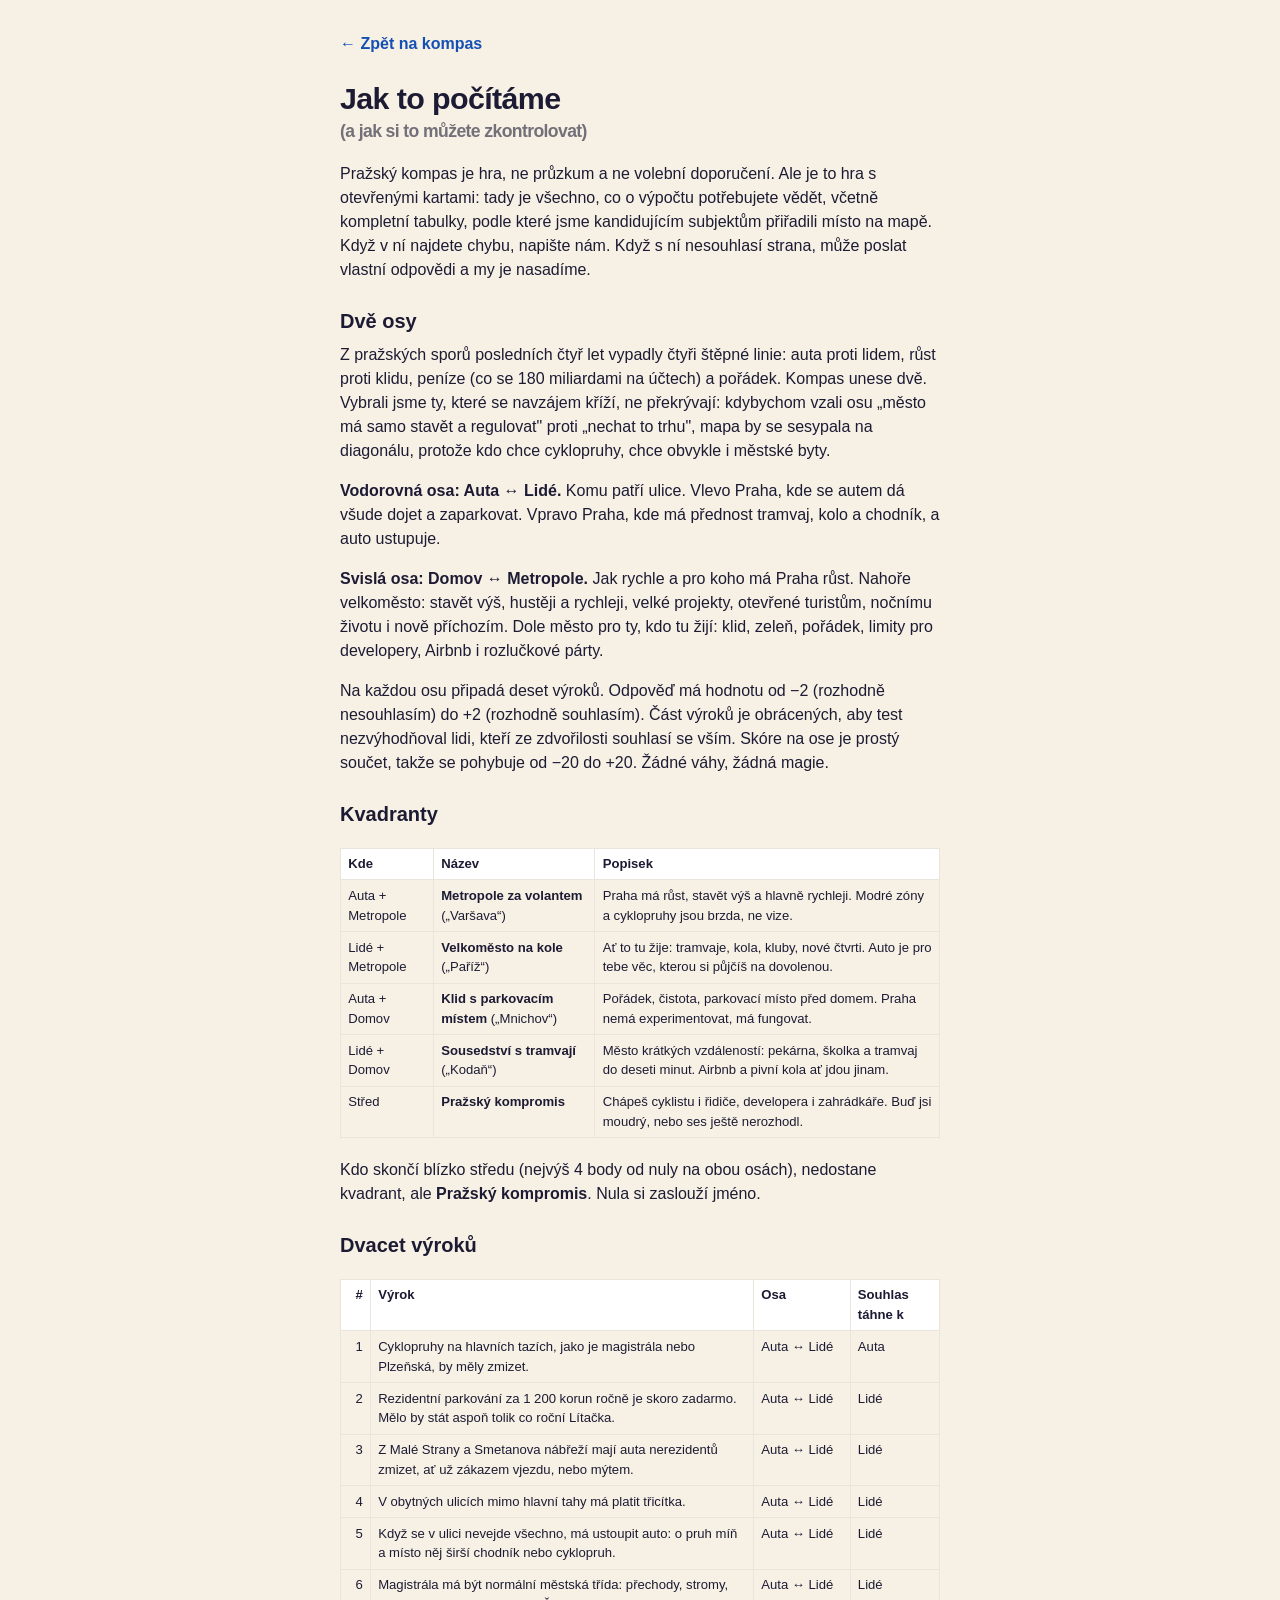
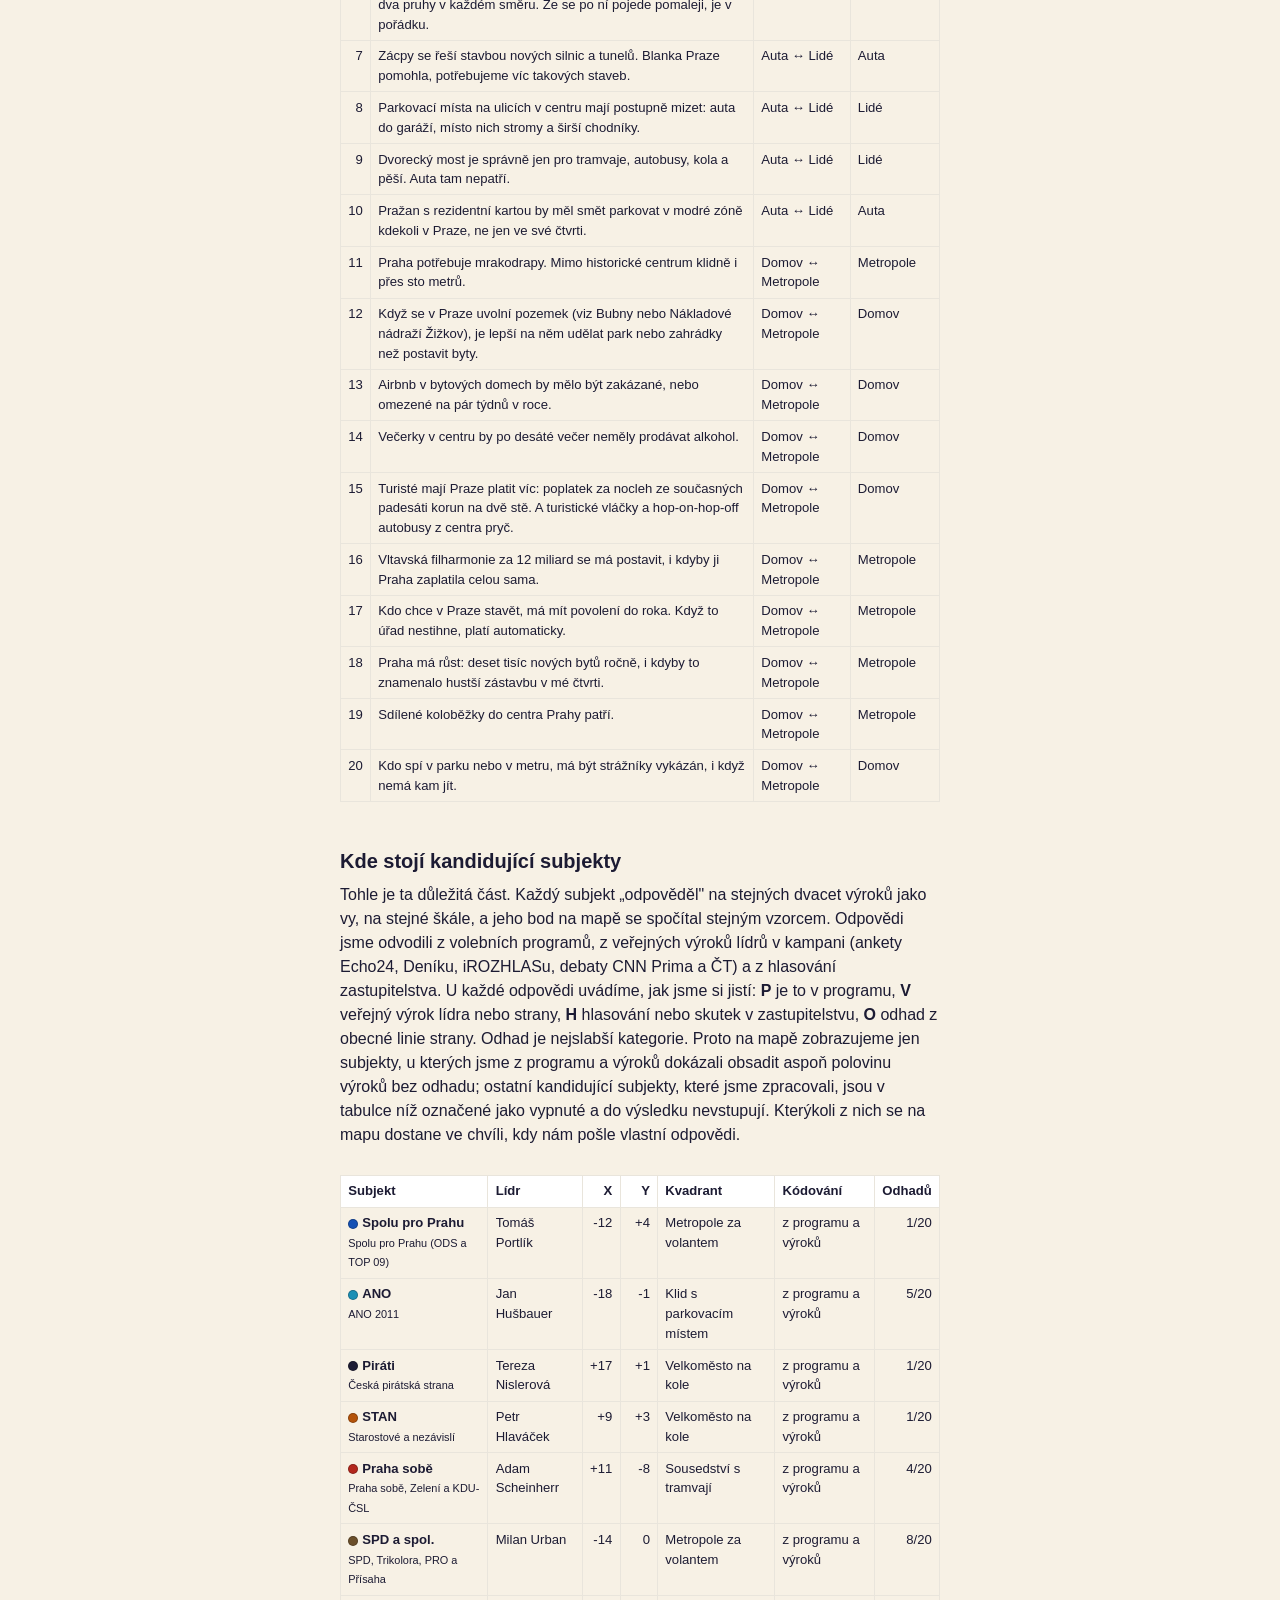
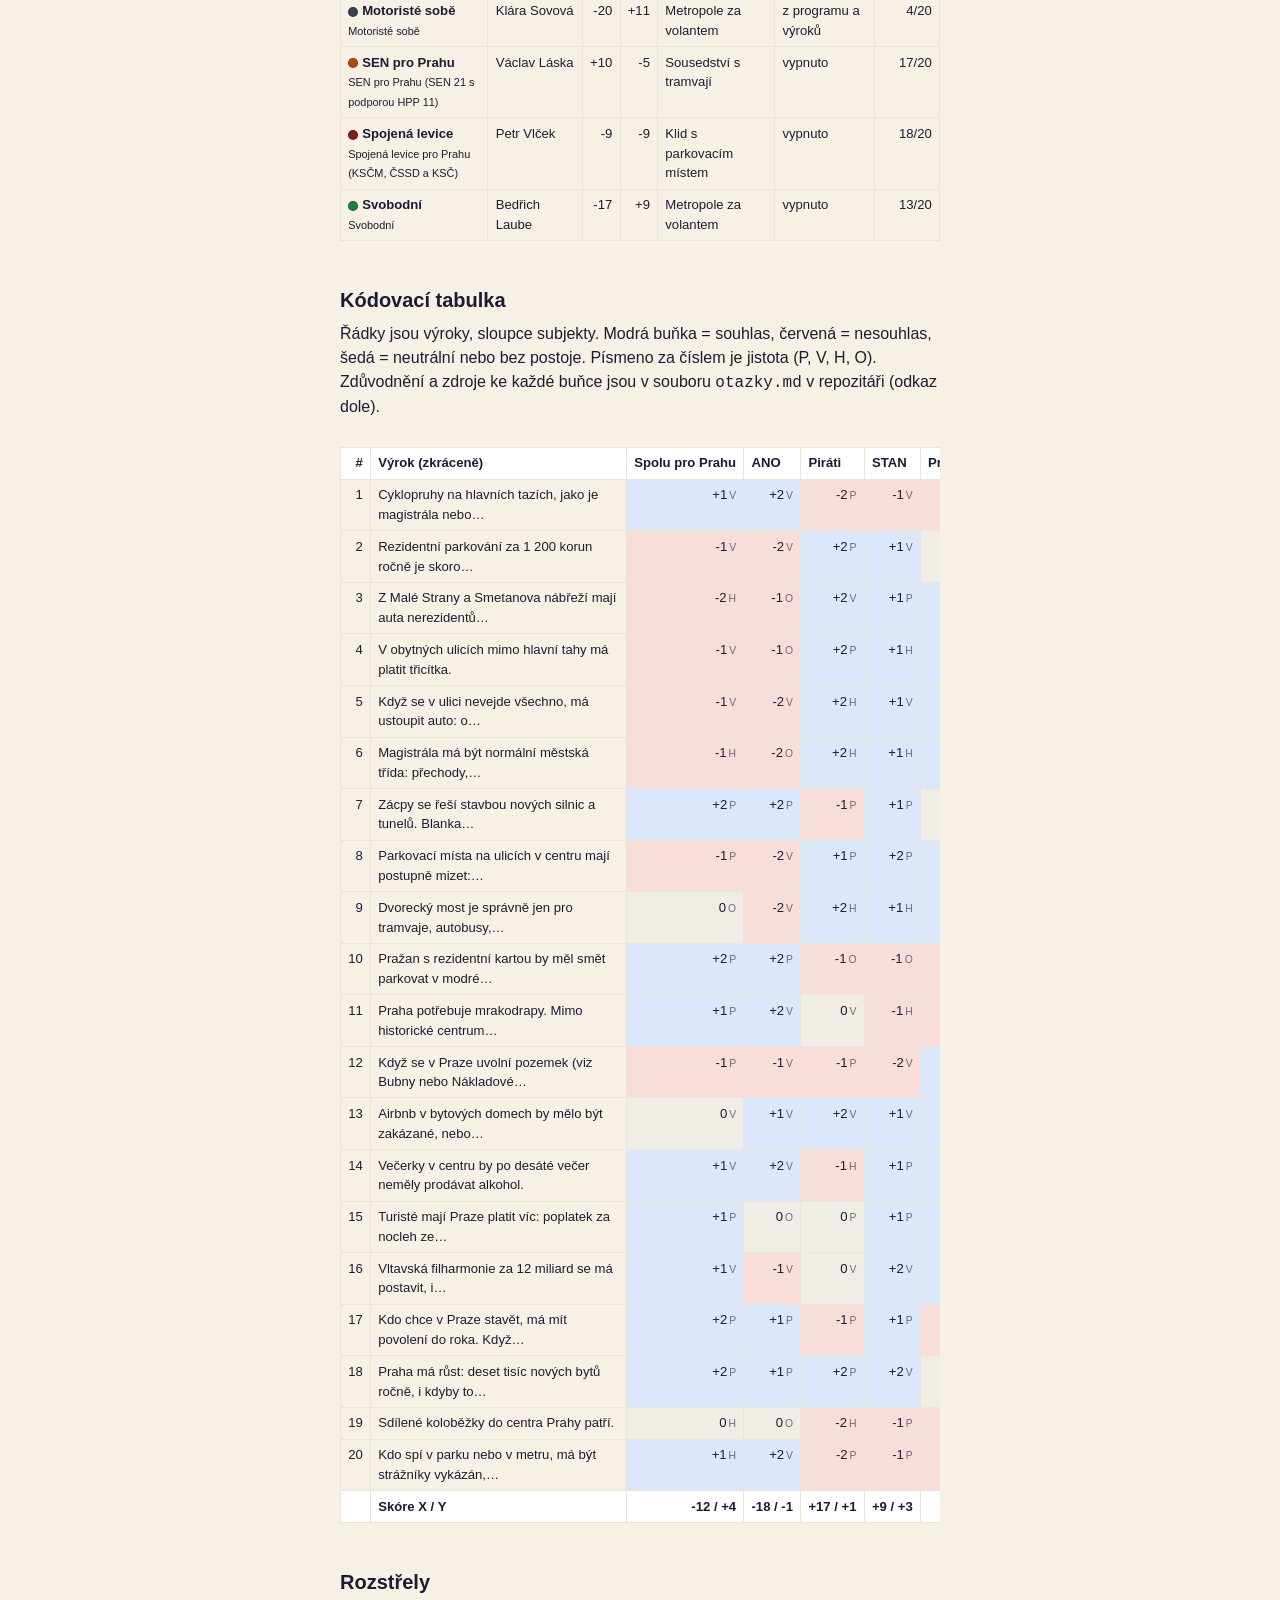
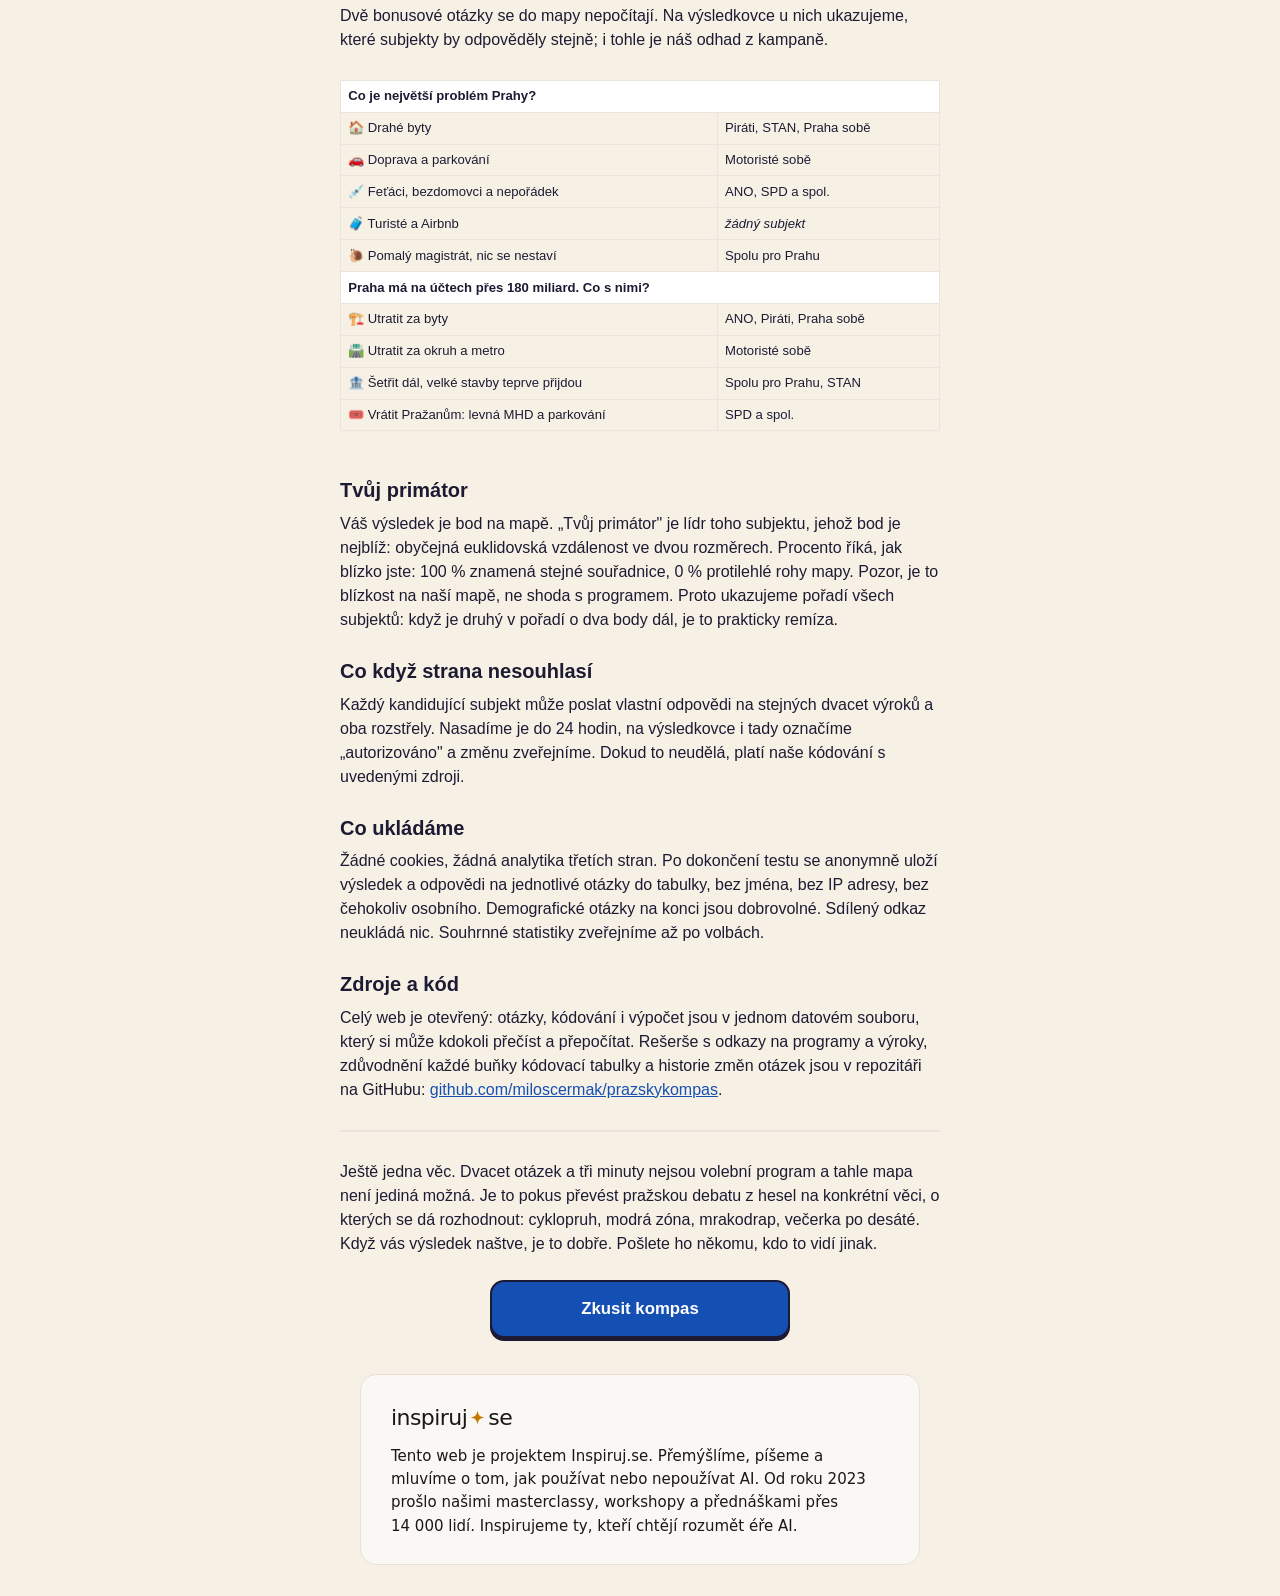
<file: web/metodika.html>
<!DOCTYPE html>
<html lang="cs">
<head>
  <meta charset="UTF-8">
  <meta name="viewport" content="width=device-width, initial-scale=1.0">
  <meta name="description" content="Jak Pražský kompas počítá: dvě osy, dvacet výroků, kompletní kódovací tabulka kandidujících subjektů a vzorec pro „tvého primátora". Všechno veřejně, všechno opravitelné.">
  <title>Jak to počítáme · Pražský kompas 2026</title>
  <link rel="stylesheet" href="style.css">
</head>
<body>

<main class="article">
  <a class="back-link" href="index.html">← Zpět na kompas</a>

  <h1>Jak to počítáme <span class="article-sub">(a jak si to můžete zkontrolovat)</span></h1>

  <p>Pražský kompas je hra, ne průzkum a ne volební doporučení. Ale je to hra s otevřenými kartami: tady je všechno, co o výpočtu potřebujete vědět, včetně kompletní tabulky, podle které jsme kandidujícím subjektům přiřadili místo na mapě. Když v ní najdete chybu, napište nám. Když s ní nesouhlasí strana, může poslat vlastní odpovědi a my je nasadíme.</p>

  <h2>Dvě osy</h2>

  <p>Z pražských sporů posledních čtyř let vypadly čtyři štěpné linie: auta proti lidem, růst proti klidu, peníze (co se 180 miliardami na účtech) a pořádek. Kompas unese dvě. Vybrali jsme ty, které se navzájem kříží, ne překrývají: kdybychom vzali osu „město má samo stavět a regulovat" proti „nechat to trhu", mapa by se sesypala na diagonálu, protože kdo chce cyklopruhy, chce obvykle i městské byty.</p>

  <p><strong>Vodorovná osa: Auta ↔ Lidé.</strong> Komu patří ulice. Vlevo Praha, kde se autem dá všude dojet a zaparkovat. Vpravo Praha, kde má přednost tramvaj, kolo a chodník, a auto ustupuje.</p>

  <p><strong>Svislá osa: Domov ↔ Metropole.</strong> Jak rychle a pro koho má Praha růst. Nahoře velkoměsto: stavět výš, hustěji a rychleji, velké projekty, otevřené turistům, nočnímu životu i nově příchozím. Dole město pro ty, kdo tu žijí: klid, zeleň, pořádek, limity pro developery, Airbnb i rozlučkové párty.</p>

  <p>Na každou osu připadá deset výroků. Odpověď má hodnotu od −2 (rozhodně nesouhlasím) do +2 (rozhodně souhlasím). Část výroků je obrácených, aby test nezvýhodňoval lidi, kteří ze zdvořilosti souhlasí se vším. Skóre na ose je prostý součet, takže se pohybuje od −20 do +20. Žádné váhy, žádná magie.</p>

  <h2>Kvadranty</h2>
  <div class="table-scroll"><table id="t-quadrants"></table></div>
  <p>Kdo skončí blízko středu (nejvýš 4 body od nuly na obou osách), nedostane kvadrant, ale <strong>Pražský kompromis</strong>. Nula si zaslouží jméno.</p>

  <h2>Dvacet výroků</h2>
  <div class="table-scroll"><table id="t-questions"></table></div>

  <h2>Kde stojí kandidující subjekty</h2>

  <p>Tohle je ta důležitá část. Každý subjekt „odpověděl" na stejných dvacet výroků jako vy, na stejné škále, a jeho bod na mapě se spočítal stejným vzorcem. Odpovědi jsme odvodili z volebních programů, z veřejných výroků lídrů v kampani (ankety Echo24, Deníku, iROZHLASu, debaty CNN Prima a ČT) a z hlasování zastupitelstva. U každé odpovědi uvádíme, jak jsme si jistí: <strong>P</strong> je to v programu, <strong>V</strong> veřejný výrok lídra nebo strany, <strong>H</strong> hlasování nebo skutek v zastupitelstvu, <strong>O</strong> odhad z obecné linie strany. Odhad je nejslabší kategorie. Proto na mapě zobrazujeme jen subjekty, u kterých jsme z programu a výroků dokázali obsadit aspoň polovinu výroků bez odhadu; ostatní kandidující subjekty, které jsme zpracovali, jsou v tabulce níž označené jako vypnuté a do výsledku nevstupují. Kterýkoli z nich se na mapu dostane ve chvíli, kdy nám pošle vlastní odpovědi.</p>

  <div class="table-scroll"><table id="t-subjects"></table></div>

  <h2>Kódovací tabulka</h2>
  <p>Řádky jsou výroky, sloupce subjekty. Modrá buňka = souhlas, červená = nesouhlas, šedá = neutrální nebo bez postoje. Písmeno za číslem je jistota (P, V, H, O). Zdůvodnění a zdroje ke každé buňce jsou v souboru <code>otazky.md</code> v repozitáři (odkaz dole).</p>
  <div class="table-scroll"><table id="t-coding"></table></div>

  <h2>Rozstřely</h2>
  <p>Dvě bonusové otázky se do mapy nepočítají. Na výsledkovce u nich ukazujeme, které subjekty by odpověděly stejně; i tohle je náš odhad z kampaně.</p>
  <div class="table-scroll"><table id="t-shootouts"></table></div>

  <h2>Tvůj primátor</h2>
  <p>Váš výsledek je bod na mapě. „Tvůj primátor" je lídr toho subjektu, jehož bod je nejblíž: obyčejná euklidovská vzdálenost ve dvou rozměrech. Procento říká, jak blízko jste: 100 % znamená stejné souřadnice, 0 % protilehlé rohy mapy. Pozor, je to blízkost na naší mapě, ne shoda s programem. Proto ukazujeme pořadí všech subjektů: když je druhý v pořadí o dva body dál, je to prakticky remíza.</p>

  <h2>Co když strana nesouhlasí</h2>
  <p>Každý kandidující subjekt může poslat vlastní odpovědi na stejných dvacet výroků a oba rozstřely. Nasadíme je do 24 hodin, na výsledkovce i tady označíme „autorizováno" a změnu zveřejníme. Dokud to neudělá, platí naše kódování s uvedenými zdroji.</p>

  <h2>Co ukládáme</h2>
  <p>Žádné cookies, žádná analytika třetích stran. Po dokončení testu se anonymně uloží výsledek a odpovědi na jednotlivé otázky do tabulky, bez jména, bez IP adresy, bez čehokoliv osobního. Demografické otázky na konci jsou dobrovolné. Sdílený odkaz neukládá nic. Souhrnné statistiky zveřejníme až po volbách.</p>

  <h2>Zdroje a kód</h2>
  <p>Celý web je otevřený: otázky, kódování i výpočet jsou v jednom datovém souboru, který si může kdokoli přečíst a přepočítat. Rešerše s odkazy na programy a výroky, zdůvodnění každé buňky kódovací tabulky a historie změn otázek jsou v repozitáři na GitHubu: <a id="repo-link" href="https://github.com/miloscermak/prazskykompas" target="_blank" rel="noopener">github.com/miloscermak/prazskykompas</a>.</p>

  <hr class="article-hr">

  <p>Ještě jedna věc. Dvacet otázek a tři minuty nejsou volební program a tahle mapa není jediná možná. Je to pokus převést pražskou debatu z hesel na konkrétní věci, o kterých se dá rozhodnout: cyklopruh, modrá zóna, mrakodrap, večerka po desáté. Když vás výsledek naštve, je to dobře. Pošlete ho někomu, kdo to vidí jinak.</p>

  <p><a class="btn btn-primary article-cta" href="index.html">Zkusit kompas</a></p>
</main>

<div class="inspiruj-badge">
  <!-- ===== Štítek Inspiruj.se, SVĚTLÁ varianta ===== -->
  <a href="https://inspiruj.se" target="_blank" rel="noopener" style="display:block;box-sizing:border-box;max-width:560px;margin:0 auto;padding:26px 30px;background:#FAF8F4;border:1px solid #E8E1D3;border-radius:16px;text-decoration:none;font-family:'Space Grotesk','Segoe UI',system-ui,-apple-system,sans-serif;color:#1A1815;line-height:1.55;">
    <span style="display:inline-flex;align-items:center;font-weight:500;font-size:22px;letter-spacing:-0.025em;color:#1A1815;">inspiruj<svg width="15" height="15" viewBox="0 0 100 100" style="margin:0 3px;flex:none;" aria-hidden="true"><path d="M50 2 C54 34 66 46 98 50 C66 54 54 66 50 98 C46 66 34 54 2 50 C34 46 46 34 50 2 Z" fill="#C67700"/></svg>se</span>
    <span style="display:block;margin-top:10px;font-size:15px;color:#1A1815;">Tento web je projektem Inspiruj.se. Přemýšlíme, píšeme a mluvíme o&nbsp;tom, jak používat nebo nepoužívat AI. Od roku 2023 prošlo našimi masterclassy, workshopy a&nbsp;přednáškami přes 14&nbsp;000 lidí. Inspirujeme ty, kteří chtějí rozumět éře AI.</span>
  </a>
  <!-- ===== konec štítku ===== -->
</div>

<script src="data.js"></script>
<script src="scoring.js"></script>
<script>
(function () {
  "use strict";
  const $ = (s) => document.querySelector(s);
  const esc = (s) => String(s).replace(/[&<>"]/g, (c) => ({ "&": "&amp;", "<": "&lt;", ">": "&gt;", '"': "&quot;" }[c]));
  const AXIS_NAME = { 1: "Auta ↔ Lidé", 2: "Domov ↔ Metropole" };
  const poleLabel = (q) => (q.axis === 1 ? (q.pole === 1 ? "Lidé" : "Auta") : (q.pole === 1 ? "Metropole" : "Domov"));
  const fmt = (n) => (n > 0 ? "+" + n : String(n));
  const active = SUBJECTS.filter((s) => s.active !== false);

  // Kvadranty
  const qrows = [
    ["volant", "Auta + Metropole"], ["kolo", "Lidé + Metropole"],
    ["klid", "Auta + Domov"], ["sousedstvi", "Lidé + Domov"], ["center", "Střed"],
  ];
  $("#t-quadrants").innerHTML = "<tr><th>Kde</th><th>Název</th><th>Popisek</th></tr>" + qrows.map(([k, where]) => {
    const q = QUADRANTS[k];
    return "<tr><td>" + where + "</td><td><strong>" + esc(q.name) + "</strong>" + (q.nick ? " („" + esc(q.nick) + "“)" : "") + "</td><td>" + esc(q.desc) + "</td></tr>";
  }).join("");

  // Otázky
  $("#t-questions").innerHTML = "<tr><th class=\"num\">#</th><th>Výrok</th><th>Osa</th><th>Souhlas táhne k</th></tr>" + QUESTIONS.map((q) =>
    "<tr><td class=\"num\">" + q.id + "</td><td>" + esc(q.text) + "</td><td>" + AXIS_NAME[q.axis] + "</td><td>" + poleLabel(q) + "</td></tr>"
  ).join("");

  // Subjekty
  $("#t-subjects").innerHTML = "<tr><th>Subjekt</th><th>Lídr</th><th class=\"num\">X</th><th class=\"num\">Y</th><th>Kvadrant</th><th>Kódování</th><th class=\"num\">Odhadů</th></tr>" + SUBJECTS.map((s) => {
    const sc = subjectScores(s, QUESTIONS);
    const q = getQuadrant(sc, QUADRANTS);
    const o = Object.values(s.conf).filter((c) => c === "O").length;
    const src = s.active === false ? "vypnuto" : (s.source === "autorizováno" ? "autorizováno stranou" : "z programu a výroků");
    return "<tr><td><span class=\"swatch\" style=\"background:" + s.color + "\"></span><strong>" + esc(s.name) + "</strong><br><small>" + esc(s.full) + "</small></td><td>" + esc(s.leader) + "</td><td class=\"num\">" + fmt(sc[0]) + "</td><td class=\"num\">" + fmt(sc[1]) + "</td><td>" + esc(q.name) + "</td><td>" + src + "</td><td class=\"num\">" + o + "/20</td></tr>";
  }).join("");

  // Kódovací tabulka
  const head = "<tr><th class=\"num\">#</th><th>Výrok (zkráceně)</th>" + SUBJECTS.map((s) => "<th title=\"" + esc(s.full) + "\">" + esc(s.name) + "</th>").join("") + "</tr>";
  const short = (t) => (t.length > 60 ? t.slice(0, 57).replace(/\s+\S*$/, "") + "…" : t);
  const body = QUESTIONS.map((q) =>
    "<tr><td class=\"num\">" + q.id + "</td><td title=\"" + esc(q.text) + "\">" + esc(short(q.text)) + "</td>" + SUBJECTS.map((s) => {
      const v = s.answers[q.id];
      const cls = v > 0 ? "cell-pos" : v < 0 ? "cell-neg" : "cell-zero";
      return "<td class=\"num " + cls + "\">" + fmt(v) + "<span class=\"conf\">" + s.conf[q.id] + "</span></td>";
    }).join("") + "</tr>"
  ).join("");
  const foot = "<tr><th></th><th>Skóre X / Y</th>" + SUBJECTS.map((s) => { const sc = subjectScores(s, QUESTIONS); return "<th class=\"num\">" + fmt(sc[0]) + " / " + fmt(sc[1]) + "</th>"; }).join("") + "</tr>";
  $("#t-coding").innerHTML = head + body + foot;

  // Rozstřely
  $("#t-shootouts").innerHTML = SHOOTOUTS.map((sh, i) =>
    "<tr><th colspan=\"2\">" + esc(sh.text) + "</th></tr>" + sh.options.map((o, j) => {
      const same = sameShootout(i, j, active).map((s) => s.name);
      return "<tr><td>" + o.icon + " " + esc(o.label) + "</td><td>" + (same.length ? esc(same.join(", ")) : "<em>žádný subjekt</em>") + "</td></tr>";
    }).join("")
  ).join("");
})();
</script>
</body>
</html>
</file>
<file: style.css>
/* ============================================================
   Pražský kompas 2026 — styly (fork Českého kompasu)
   Mobil first (390 px), desktop je jen širší varianta.
   Tón: hravý volební plakát, který se nebere vážně.
   ============================================================ */

:root {
  --paper: #f7f1e5;      /* podklad – plakátový krém */
  --ink: #1c1b33;        /* text – skoro černá s nádechem modré */
  --blue: #1450b4;       /* souhlas / Lidé */
  --red: #b3271d;        /* nesouhlas / Auta (ztmavená kvůli kontrastu AA) */
  --blue-light: #dbe7fa;
  --red-light: #f9ddd8;
  --gray-light: #e9e5dc;
  --purple: #7b2d8b;
  --green: #1f7a45;
  --radius: 14px;
  --shadow: 0 3px 0 var(--ink);
  font-size: 16px;
}

* { box-sizing: border-box; margin: 0; padding: 0; }

/* Atribut hidden musí vyhrát i nad display: block/flex u tlačítek a obrazovek */
[hidden] { display: none !important; }

html, body { height: 100%; }

body {
  font-family: -apple-system, BlinkMacSystemFont, "Segoe UI", Roboto, "Helvetica Neue", Arial, sans-serif;
  background: var(--paper);
  color: var(--ink);
  line-height: 1.5;
  display: flex;
  flex-direction: column;
  min-height: 100vh;
}

main {
  flex: 1;
  width: 100%;
  max-width: 640px;
  margin: 0 auto;
  padding: 1.25rem;
}

.screen { animation: fadeIn 0.3s ease; }

@keyframes fadeIn {
  from { opacity: 0; transform: translateY(8px); }
  to   { opacity: 1; transform: none; }
}

/* --- Tlačítka --- */

.btn {
  display: block;
  width: 100%;
  padding: 0.9rem 1.2rem;
  font-size: 1.05rem;
  font-weight: 700;
  font-family: inherit;
  border: 2px solid var(--ink);
  border-radius: var(--radius);
  cursor: pointer;
  box-shadow: var(--shadow);
  transition: transform 0.08s ease, box-shadow 0.08s ease;
}

.btn:active { transform: translateY(3px); box-shadow: none; }

.btn-primary { background: var(--blue); color: #fff; }
.btn-secondary { background: #fff; color: var(--ink); }

/* --- Intro --- */

#screen-intro { text-align: center; padding-top: 2rem; }

.intro-badge {
  display: inline-block;
  background: var(--red);
  color: #fff;
  font-weight: 800;
  padding: 0.2rem 0.8rem;
  border-radius: 999px;
  transform: rotate(-3deg);
  margin-bottom: 0.75rem;
  letter-spacing: 0.1em;
}

h1 {
  font-size: 2.4rem;
  line-height: 1.1;
  font-weight: 900;
  letter-spacing: -0.02em;
}

h1 .year { color: var(--blue); }

.subtitle {
  font-size: 1.1rem;
  font-weight: 600;
  margin: 0.75rem 0 1.25rem;
}

.intro-text {
  text-align: left;
  background: #fff;
  border: 2px solid var(--ink);
  border-radius: var(--radius);
  padding: 1rem 1.2rem;
  margin-bottom: 1.5rem;
  box-shadow: var(--shadow);
}

.hint { font-size: 0.8rem; opacity: 0.6; margin-top: 0.75rem; }

/* --- Otázky --- */

.q-header {
  display: flex;
  align-items: center;
  gap: 0.75rem;
  margin-bottom: 1.5rem;
}

.btn-back {
  flex: none;
  width: 2.4rem;
  height: 2.4rem;
  font-size: 1.2rem;
  font-weight: 700;
  background: #fff;
  color: var(--ink);
  border: 2px solid var(--ink);
  border-radius: 50%;
  cursor: pointer;
}

.progress {
  flex: 1;
  height: 0.75rem;
  background: var(--gray-light);
  border: 2px solid var(--ink);
  border-radius: 999px;
  overflow: hidden;
}

.progress-fill {
  height: 100%;
  width: 0;
  background: var(--blue);
  transition: width 0.25s ease;
}

.progress-label { font-weight: 700; font-variant-numeric: tabular-nums; }

.q-card { animation: slideIn 0.25s ease; }

@keyframes slideIn {
  from { opacity: 0; transform: translateX(24px); }
  to   { opacity: 1; transform: none; }
}

.q-text {
  font-size: 1.45rem;
  font-weight: 800;
  line-height: 1.3;
  min-height: 5.5rem;
  margin-bottom: 1.5rem;
}

.answers { display: flex; flex-direction: column; gap: 0.6rem; }

.answer-btn {
  padding: 0.85rem 1rem;
  font-size: 1rem;
  font-weight: 700;
  font-family: inherit;
  text-align: center;
  border: 2px solid var(--ink);
  border-radius: var(--radius);
  cursor: pointer;
  box-shadow: var(--shadow);
  transition: transform 0.08s ease, box-shadow 0.08s ease;
  background: #fff;
  color: var(--ink);
}

.answer-btn:active { transform: translateY(3px); box-shadow: none; }

/* Barvy podle míry souhlasu */
.answer-btn[data-value="2"]  { background: var(--blue); color: #fff; }
.answer-btn[data-value="1"]  { background: var(--blue-light); }
.answer-btn[data-value="0"]  { background: var(--gray-light); }
.answer-btn[data-value="-1"] { background: var(--red-light); }
.answer-btn[data-value="-2"] { background: var(--red); color: #fff; }

.answer-btn.selected { outline: 3px solid var(--ink); outline-offset: 2px; }

/* --- Rozstřel --- */

.shootout-badge {
  flex: 1;
  text-align: center;
  background: var(--ink);
  color: #ffd23f;
  font-weight: 800;
  padding: 0.4rem 1rem;
  border-radius: 999px;
  letter-spacing: 0.03em;
}

.shootout-card .q-text { min-height: auto; }

.threat-btn {
  display: flex;
  align-items: center;
  gap: 0.75rem;
  font-size: 1.05rem;
}

.threat-btn .icon { font-size: 1.4rem; }

/* --- Výsledek --- */

#screen-result { text-align: center; }

.res-label {
  font-size: 0.8rem;
  font-weight: 700;
  text-transform: uppercase;
  letter-spacing: 0.12em;
  opacity: 0.6;
  margin-bottom: 0.25rem;
}

h2 { font-size: 2rem; font-weight: 900; line-height: 1.15; }

.res-nick { font-size: 1.1rem; font-weight: 700; opacity: 0.6; margin-top: 0.1rem; }
.res-desc { margin: 0.5rem auto 1.5rem; max-width: 34rem; }

/* Mapa */

.map-wrap { margin-bottom: 1.75rem; }

.map-row { display: flex; align-items: center; justify-content: center; gap: 0.5rem; }

.map-axis { font-size: 0.75rem; font-weight: 700; text-transform: uppercase; letter-spacing: 0.08em; opacity: 0.7; }

.map-axis-left, .map-axis-right { writing-mode: vertical-rl; }
.map-axis-left { transform: rotate(180deg); }
.map-axis-top { display: block; margin-bottom: 0.35rem; }
.map-axis-bottom { display: block; margin-top: 0.35rem; }

.map {
  position: relative;
  width: min(80vw, 340px);
  aspect-ratio: 1;
  border: 2px solid var(--ink);
  border-radius: 10px;
  overflow: hidden;
  display: grid;
  grid-template-columns: 1fr 1fr;
  grid-template-rows: 1fr 1fr;
}

.map-q { position: relative; }
.map-q span {
  position: absolute;
  font-size: 0.6rem;
  font-weight: 700;
  text-transform: uppercase;
  letter-spacing: 0.04em;
  opacity: 0.55;
  max-width: 7rem;
}
.map-q-tl { background: #e2ecfb; } .map-q-tl span { top: 6px; left: 8px; text-align: left; }
.map-q-tr { background: #e3f3df; } .map-q-tr span { top: 6px; right: 8px; text-align: right; }
.map-q-bl { background: #fdeee0; } .map-q-bl span { bottom: 6px; left: 8px; text-align: left; }
.map-q-br { background: #efe4f5; } .map-q-br span { bottom: 6px; right: 8px; text-align: right; }

/* Body kandidujících subjektů na mapě (statické, pod bodem uživatele) */
.map-subjects { position: absolute; inset: 0; }
.map-subjects.hidden-dots { display: none; }
.map-subject {
  position: absolute;
  width: 10px;
  height: 10px;
  border-radius: 50%;
  background: var(--c, #888);
  border: 2px solid #fff;
  box-shadow: 0 1px 3px rgba(0, 0, 0, 0.35);
  transform: translate(-50%, -50%);
}
.map-subject span {
  position: absolute;
  left: 9px;
  top: -3px;
  font-size: 0.55rem;
  font-weight: 700;
  color: var(--ink);
  white-space: nowrap;
  background: rgba(255, 255, 255, 0.75);
  padding: 0 3px;
  border-radius: 4px;
  line-height: 1.3;
}
.map-subject.label-left span { left: auto; right: 9px; }
.map-toggle {
  display: inline-block;
  margin-top: 0.6rem;
  font-size: 0.75rem;
  font-weight: 700;
  font-family: inherit;
  background: none;
  border: none;
  color: var(--ink);
  opacity: 0.7;
  text-decoration: underline;
  cursor: pointer;
}

.map-grid-h, .map-grid-v { position: absolute; background: rgba(28, 27, 51, 0.35); }
.map-grid-h { left: 0; right: 0; top: 50%; height: 1px; }
.map-grid-v { top: 0; bottom: 0; left: 50%; width: 1px; }

.map-point {
  position: absolute;
  width: 18px;
  height: 18px;
  border-radius: 50%;
  background: var(--ink);
  border: 3px solid #fff;
  box-shadow: 0 1px 4px rgba(0, 0, 0, 0.4);
  transform: translate(-50%, -50%) scale(3);
  opacity: 0;
  left: 50%;
  top: 50%;
  transition: left 0.9s cubic-bezier(0.22, 1, 0.36, 1),
              top 0.9s cubic-bezier(0.22, 1, 0.36, 1),
              transform 0.9s cubic-bezier(0.22, 1, 0.36, 1),
              opacity 0.4s ease;
}

.map-point.landed { transform: translate(-50%, -50%) scale(1); opacity: 1; }
.map-point { z-index: 2; }

/* Dvojník */

.twin-block { margin: 1.75rem 0; }

.twin {
  display: flex;
  align-items: center;
  justify-content: center;
  gap: 0.9rem;
  background: #fff;
  border: 2px solid var(--ink);
  border-radius: var(--radius);
  box-shadow: var(--shadow);
  padding: 1rem;
  max-width: 420px;
  margin: 0.5rem auto 0;
  text-align: left;
}

.twin-circle {
  flex: none;
  width: 56px;
  height: 56px;
  border-radius: 50%;
  display: flex;
  align-items: center;
  justify-content: center;
  color: #fff;
  font-weight: 800;
  font-size: 1.2rem;
  border: 2px solid var(--ink);
}

.twin-name { font-size: 1.15rem; font-weight: 800; }
.twin-match { color: var(--blue); }
.twin-subject { font-size: 0.95rem; font-weight: 700; }
.twin-desc { font-size: 0.9rem; opacity: 0.75; }

/* Pořadí všech subjektů */
.ranking {
  list-style: none;
  counter-reset: rank;
  max-width: 420px;
  margin: 0.9rem auto 0;
  text-align: left;
  font-size: 0.9rem;
}
.ranking li {
  counter-increment: rank;
  display: grid;
  grid-template-columns: 1.4rem 10px 1fr auto;
  grid-template-areas: "n s name pct" "n s leader pct";
  align-items: center;
  column-gap: 0.5rem;
  padding: 0.3rem 0;
  border-bottom: 1px solid var(--gray-light);
}
.ranking li::before { content: counter(rank) "."; grid-area: n; font-weight: 800; opacity: 0.6; font-variant-numeric: tabular-nums; }
.rank-swatch { grid-area: s; width: 10px; height: 10px; border-radius: 50%; border: 1px solid rgba(0,0,0,0.25); }
.rank-name { grid-area: name; font-weight: 700; }
.rank-leader { grid-area: leader; font-size: 0.8rem; opacity: 0.65; }
.rank-pct { grid-area: pct; font-weight: 800; color: var(--blue); font-variant-numeric: tabular-nums; }
.ranking-note { font-size: 0.78rem; opacity: 0.65; margin-top: 0.6rem; }
.ranking-note a { color: var(--ink); }

/* Rozstřely: největší problém + 180 miliard */

.verdicts {
  display: flex;
  flex-direction: column;
  align-items: center;
  gap: 0.9rem;
  margin-bottom: 1.75rem;
}

.verdict { display: flex; flex-direction: column; align-items: center; }
.verdict-same { font-size: 0.8rem; opacity: 0.7; margin-top: 0.3rem; max-width: 24rem; }

.threat-block {
  display: inline-flex;
  align-items: center;
  gap: 0.5rem;
  background: var(--ink);
  color: #fff;
  font-weight: 700;
  padding: 0.5rem 1.1rem;
  border-radius: 999px;
}

.threat-icon { font-size: 1.2rem; }

/* Akce */

.actions { display: flex; flex-direction: column; gap: 0.6rem; max-width: 380px; margin: 0 auto; }

/* --- Demografický průzkum --- */

.demo-block {
  margin: 2rem auto 0;
  max-width: 420px;
  background: #fff;
  border: 2px dashed var(--ink);
  border-radius: var(--radius);
  padding: 1.25rem;
  text-align: left;
}

.demo-title { font-weight: 700; margin-bottom: 1rem; }

.demo-q { margin-bottom: 1rem; }

.demo-label {
  font-size: 0.85rem;
  font-weight: 700;
  text-transform: uppercase;
  letter-spacing: 0.06em;
  opacity: 0.7;
  margin-bottom: 0.4rem;
}

.demo-opts { display: flex; flex-wrap: wrap; gap: 0.4rem; }

.pill {
  padding: 0.4rem 0.85rem;
  font-size: 0.9rem;
  font-weight: 600;
  font-family: inherit;
  background: var(--paper);
  color: var(--ink);
  border: 2px solid var(--ink);
  border-radius: 999px;
  cursor: pointer;
}

.pill.selected { background: var(--blue); color: #fff; }

.demo-select {
  width: 100%;
  padding: 0.5rem 0.7rem;
  font-size: 0.95rem;
  font-family: inherit;
  font-weight: 600;
  color: var(--ink);
  background: var(--paper);
  border: 2px solid var(--ink);
  border-radius: 10px;
}

.demo-actions { display: flex; gap: 0.6rem; margin-top: 1.25rem; }
.demo-actions .btn { width: auto; flex: 1; padding: 0.6rem 1rem; font-size: 0.95rem; }

.demo-thanks { text-align: center; font-weight: 700; font-size: 1.1rem; }

/* --- Patička --- */

.disclaimer {
  text-align: center;
  font-size: 0.72rem;
  opacity: 0.55;
  padding: 1rem 1.5rem 1.5rem;
  max-width: 640px;
  margin: 0 auto;
}

/* --- Odkaz na článek o vzniku (nad štítkem Inspiruj.se) --- */

.made-link { text-align: center; padding-bottom: 1.25rem; }

.made-link a {
  font-size: 0.8rem;
  font-weight: 800;
  letter-spacing: 0.08em;
  text-transform: uppercase;
  color: var(--ink);
  text-decoration: none;
  border-bottom: 2px solid var(--ink);
  padding-bottom: 2px;
}

/* --- Stránka článku --- */

.article { text-align: left; padding-top: 2rem; }

.article h1 { font-size: 1.9rem; line-height: 1.2; margin-bottom: 1.25rem; }

.article .article-sub { display: block; font-size: 1.1rem; font-weight: 700; opacity: 0.6; margin-top: 0.3rem; }

.article h2 { font-size: 1.25rem; margin: 1.75rem 0 0.6rem; }

.article p { margin-bottom: 1rem; }

.article a { color: var(--blue); }

.back-link {
  display: inline-block;
  margin-bottom: 1.5rem;
  font-weight: 700;
  text-decoration: none;
  color: var(--ink);
}

.article-hr { border: none; border-top: 2px solid var(--gray-light); margin: 1.75rem 0; }

.article table { border-collapse: collapse; width: 100%; font-size: 0.82rem; margin: 0.75rem 0 1.25rem; }
.article th, .article td { border: 1px solid var(--gray-light); padding: 0.35rem 0.45rem; vertical-align: top; text-align: left; }
.article th { background: #fff; font-weight: 800; }
.article td.num, .article th.num { text-align: right; font-variant-numeric: tabular-nums; white-space: nowrap; }
.article .cell-pos { background: #dbe7fa; }
.article .cell-neg { background: #f9ddd8; }
.article .cell-zero { background: #f0ede6; }
.article .conf { font-size: 0.65rem; opacity: 0.6; margin-left: 2px; }
.article .table-scroll { overflow-x: auto; -webkit-overflow-scrolling: touch; }
#t-coding td:nth-child(2) { min-width: 16rem; }
#t-coding th { white-space: nowrap; }
.article ol, .article ul { margin: 0 0 1rem 1.25rem; }
.article li { margin-bottom: 0.35rem; }
.article .swatch { display: inline-block; width: 10px; height: 10px; border-radius: 50%; margin-right: 4px; vertical-align: middle; border: 1px solid rgba(0,0,0,0.25); }

.article-cta { max-width: 300px; margin: 1.5rem auto 0; text-align: center; color: #fff !important; text-decoration: none; }

/* --- Štítek Inspiruj.se (vzhled má inline, tady jen odsazení) --- */

.inspiruj-badge { padding: 0 1.25rem 2rem; }

/* --- Desktop --- */

@media (min-width: 700px) {
  main { padding-top: 2.5rem; }

  h1 { font-size: 3.2rem; }

  .answers { flex-direction: row; }
  .answer-btn { flex: 1; padding: 1rem 0.5rem; font-size: 0.9rem; }

  /* Rozstřel zůstává pod sebou (možnosti s ikonami se čtou líp jako seznam) */
  #shootout-options { flex-direction: column; }
  #shootout-options .answer-btn { font-size: 1.05rem; padding: 0.85rem 1rem; }

  .map { width: 420px; }
  .map-subject span { font-size: 0.62rem; }

  .actions { flex-direction: row; max-width: none; justify-content: center; }
  .actions .btn { width: auto; }
}

/* Střídmost: respektuj omezení animací v systému */
@media (prefers-reduced-motion: reduce) {
  *, *::before, *::after { animation: none !important; transition: none !important; }
  .map-point { opacity: 1; transform: translate(-50%, -50%); }
}
</file>
<file: web/style.css>
/* ============================================================
   Pražský kompas 2026 — styly (fork Českého kompasu)
   Mobil first (390 px), desktop je jen širší varianta.
   Tón: hravý volební plakát, který se nebere vážně.
   ============================================================ */

:root {
  --paper: #f7f1e5;      /* podklad – plakátový krém */
  --ink: #1c1b33;        /* text – skoro černá s nádechem modré */
  --blue: #1450b4;       /* souhlas / Lidé */
  --red: #b3271d;        /* nesouhlas / Auta (ztmavená kvůli kontrastu AA) */
  --blue-light: #dbe7fa;
  --red-light: #f9ddd8;
  --gray-light: #e9e5dc;
  --purple: #7b2d8b;
  --green: #1f7a45;
  --radius: 14px;
  --shadow: 0 3px 0 var(--ink);
  font-size: 16px;
}

* { box-sizing: border-box; margin: 0; padding: 0; }

/* Atribut hidden musí vyhrát i nad display: block/flex u tlačítek a obrazovek */
[hidden] { display: none !important; }

html, body { height: 100%; }

body {
  font-family: -apple-system, BlinkMacSystemFont, "Segoe UI", Roboto, "Helvetica Neue", Arial, sans-serif;
  background: var(--paper);
  color: var(--ink);
  line-height: 1.5;
  display: flex;
  flex-direction: column;
  min-height: 100vh;
}

main {
  flex: 1;
  width: 100%;
  max-width: 640px;
  margin: 0 auto;
  padding: 1.25rem;
}

.screen { animation: fadeIn 0.3s ease; }

@keyframes fadeIn {
  from { opacity: 0; transform: translateY(8px); }
  to   { opacity: 1; transform: none; }
}

/* --- Tlačítka --- */

.btn {
  display: block;
  width: 100%;
  padding: 0.9rem 1.2rem;
  font-size: 1.05rem;
  font-weight: 700;
  font-family: inherit;
  border: 2px solid var(--ink);
  border-radius: var(--radius);
  cursor: pointer;
  box-shadow: var(--shadow);
  transition: transform 0.08s ease, box-shadow 0.08s ease;
}

.btn:active { transform: translateY(3px); box-shadow: none; }

.btn-primary { background: var(--blue); color: #fff; }
.btn-secondary { background: #fff; color: var(--ink); }

/* --- Intro --- */

#screen-intro { text-align: center; padding-top: 2rem; }

.intro-badge {
  display: inline-block;
  background: var(--red);
  color: #fff;
  font-weight: 800;
  padding: 0.2rem 0.8rem;
  border-radius: 999px;
  transform: rotate(-3deg);
  margin-bottom: 0.75rem;
  letter-spacing: 0.1em;
}

h1 {
  font-size: 2.4rem;
  line-height: 1.1;
  font-weight: 900;
  letter-spacing: -0.02em;
}

h1 .year { color: var(--blue); }

.subtitle {
  font-size: 1.1rem;
  font-weight: 600;
  margin: 0.75rem 0 1.25rem;
}

.intro-text {
  text-align: left;
  background: #fff;
  border: 2px solid var(--ink);
  border-radius: var(--radius);
  padding: 1rem 1.2rem;
  margin-bottom: 1.5rem;
  box-shadow: var(--shadow);
}

.hint { font-size: 0.8rem; opacity: 0.6; margin-top: 0.75rem; }

/* --- Otázky --- */

.q-header {
  display: flex;
  align-items: center;
  gap: 0.75rem;
  margin-bottom: 1.5rem;
}

.btn-back {
  flex: none;
  width: 2.4rem;
  height: 2.4rem;
  font-size: 1.2rem;
  font-weight: 700;
  background: #fff;
  color: var(--ink);
  border: 2px solid var(--ink);
  border-radius: 50%;
  cursor: pointer;
}

.progress {
  flex: 1;
  height: 0.75rem;
  background: var(--gray-light);
  border: 2px solid var(--ink);
  border-radius: 999px;
  overflow: hidden;
}

.progress-fill {
  height: 100%;
  width: 0;
  background: var(--blue);
  transition: width 0.25s ease;
}

.progress-label { font-weight: 700; font-variant-numeric: tabular-nums; }

.q-card { animation: slideIn 0.25s ease; }

@keyframes slideIn {
  from { opacity: 0; transform: translateX(24px); }
  to   { opacity: 1; transform: none; }
}

.q-text {
  font-size: 1.45rem;
  font-weight: 800;
  line-height: 1.3;
  min-height: 5.5rem;
  margin-bottom: 1.5rem;
}

.answers { display: flex; flex-direction: column; gap: 0.6rem; }

.answer-btn {
  padding: 0.85rem 1rem;
  font-size: 1rem;
  font-weight: 700;
  font-family: inherit;
  text-align: center;
  border: 2px solid var(--ink);
  border-radius: var(--radius);
  cursor: pointer;
  box-shadow: var(--shadow);
  transition: transform 0.08s ease, box-shadow 0.08s ease;
  background: #fff;
  color: var(--ink);
}

.answer-btn:active { transform: translateY(3px); box-shadow: none; }

/* Barvy podle míry souhlasu */
.answer-btn[data-value="2"]  { background: var(--blue); color: #fff; }
.answer-btn[data-value="1"]  { background: var(--blue-light); }
.answer-btn[data-value="0"]  { background: var(--gray-light); }
.answer-btn[data-value="-1"] { background: var(--red-light); }
.answer-btn[data-value="-2"] { background: var(--red); color: #fff; }

.answer-btn.selected { outline: 3px solid var(--ink); outline-offset: 2px; }

/* --- Rozstřel --- */

.shootout-badge {
  flex: 1;
  text-align: center;
  background: var(--ink);
  color: #ffd23f;
  font-weight: 800;
  padding: 0.4rem 1rem;
  border-radius: 999px;
  letter-spacing: 0.03em;
}

.shootout-card .q-text { min-height: auto; }

.threat-btn {
  display: flex;
  align-items: center;
  gap: 0.75rem;
  font-size: 1.05rem;
}

.threat-btn .icon { font-size: 1.4rem; }

/* --- Výsledek --- */

#screen-result { text-align: center; }

.res-label {
  font-size: 0.8rem;
  font-weight: 700;
  text-transform: uppercase;
  letter-spacing: 0.12em;
  opacity: 0.6;
  margin-bottom: 0.25rem;
}

h2 { font-size: 2rem; font-weight: 900; line-height: 1.15; }

.res-nick { font-size: 1.1rem; font-weight: 700; opacity: 0.6; margin-top: 0.1rem; }
.res-desc { margin: 0.5rem auto 1.5rem; max-width: 34rem; }

/* Mapa */

.map-wrap { margin-bottom: 1.75rem; }

.map-row { display: flex; align-items: center; justify-content: center; gap: 0.5rem; }

.map-axis { font-size: 0.75rem; font-weight: 700; text-transform: uppercase; letter-spacing: 0.08em; opacity: 0.7; }

.map-axis-left, .map-axis-right { writing-mode: vertical-rl; }
.map-axis-left { transform: rotate(180deg); }
.map-axis-top { display: block; margin-bottom: 0.35rem; }
.map-axis-bottom { display: block; margin-top: 0.35rem; }

.map {
  position: relative;
  width: min(80vw, 340px);
  aspect-ratio: 1;
  border: 2px solid var(--ink);
  border-radius: 10px;
  overflow: hidden;
  display: grid;
  grid-template-columns: 1fr 1fr;
  grid-template-rows: 1fr 1fr;
}

.map-q { position: relative; }
.map-q span {
  position: absolute;
  font-size: 0.6rem;
  font-weight: 700;
  text-transform: uppercase;
  letter-spacing: 0.04em;
  opacity: 0.55;
  max-width: 7rem;
}
.map-q-tl { background: #e2ecfb; } .map-q-tl span { top: 6px; left: 8px; text-align: left; }
.map-q-tr { background: #e3f3df; } .map-q-tr span { top: 6px; right: 8px; text-align: right; }
.map-q-bl { background: #fdeee0; } .map-q-bl span { bottom: 6px; left: 8px; text-align: left; }
.map-q-br { background: #efe4f5; } .map-q-br span { bottom: 6px; right: 8px; text-align: right; }

/* Body kandidujících subjektů na mapě (statické, pod bodem uživatele) */
.map-subjects { position: absolute; inset: 0; }
.map-subjects.hidden-dots { display: none; }
.map-subject {
  position: absolute;
  width: 10px;
  height: 10px;
  border-radius: 50%;
  background: var(--c, #888);
  border: 2px solid #fff;
  box-shadow: 0 1px 3px rgba(0, 0, 0, 0.35);
  transform: translate(-50%, -50%);
}
.map-subject span {
  position: absolute;
  left: 9px;
  top: -3px;
  font-size: 0.55rem;
  font-weight: 700;
  color: var(--ink);
  white-space: nowrap;
  background: rgba(255, 255, 255, 0.75);
  padding: 0 3px;
  border-radius: 4px;
  line-height: 1.3;
}
.map-subject.label-left span { left: auto; right: 9px; }
.map-toggle {
  display: inline-block;
  margin-top: 0.6rem;
  font-size: 0.75rem;
  font-weight: 700;
  font-family: inherit;
  background: none;
  border: none;
  color: var(--ink);
  opacity: 0.7;
  text-decoration: underline;
  cursor: pointer;
}

.map-grid-h, .map-grid-v { position: absolute; background: rgba(28, 27, 51, 0.35); }
.map-grid-h { left: 0; right: 0; top: 50%; height: 1px; }
.map-grid-v { top: 0; bottom: 0; left: 50%; width: 1px; }

.map-point {
  position: absolute;
  width: 18px;
  height: 18px;
  border-radius: 50%;
  background: var(--ink);
  border: 3px solid #fff;
  box-shadow: 0 1px 4px rgba(0, 0, 0, 0.4);
  transform: translate(-50%, -50%) scale(3);
  opacity: 0;
  left: 50%;
  top: 50%;
  transition: left 0.9s cubic-bezier(0.22, 1, 0.36, 1),
              top 0.9s cubic-bezier(0.22, 1, 0.36, 1),
              transform 0.9s cubic-bezier(0.22, 1, 0.36, 1),
              opacity 0.4s ease;
}

.map-point.landed { transform: translate(-50%, -50%) scale(1); opacity: 1; }
.map-point { z-index: 2; }

/* Dvojník */

.twin-block { margin: 1.75rem 0; }

.twin {
  display: flex;
  align-items: center;
  justify-content: center;
  gap: 0.9rem;
  background: #fff;
  border: 2px solid var(--ink);
  border-radius: var(--radius);
  box-shadow: var(--shadow);
  padding: 1rem;
  max-width: 420px;
  margin: 0.5rem auto 0;
  text-align: left;
}

.twin-circle {
  flex: none;
  width: 56px;
  height: 56px;
  border-radius: 50%;
  display: flex;
  align-items: center;
  justify-content: center;
  color: #fff;
  font-weight: 800;
  font-size: 1.2rem;
  border: 2px solid var(--ink);
}

.twin-name { font-size: 1.15rem; font-weight: 800; }
.twin-match { color: var(--blue); }
.twin-subject { font-size: 0.95rem; font-weight: 700; }
.twin-desc { font-size: 0.9rem; opacity: 0.75; }

/* Pořadí všech subjektů */
.ranking {
  list-style: none;
  counter-reset: rank;
  max-width: 420px;
  margin: 0.9rem auto 0;
  text-align: left;
  font-size: 0.9rem;
}
.ranking li {
  counter-increment: rank;
  display: grid;
  grid-template-columns: 1.4rem 10px 1fr auto;
  grid-template-areas: "n s name pct" "n s leader pct";
  align-items: center;
  column-gap: 0.5rem;
  padding: 0.3rem 0;
  border-bottom: 1px solid var(--gray-light);
}
.ranking li::before { content: counter(rank) "."; grid-area: n; font-weight: 800; opacity: 0.6; font-variant-numeric: tabular-nums; }
.rank-swatch { grid-area: s; width: 10px; height: 10px; border-radius: 50%; border: 1px solid rgba(0,0,0,0.25); }
.rank-name { grid-area: name; font-weight: 700; }
.rank-leader { grid-area: leader; font-size: 0.8rem; opacity: 0.65; }
.rank-pct { grid-area: pct; font-weight: 800; color: var(--blue); font-variant-numeric: tabular-nums; }
.ranking-note { font-size: 0.78rem; opacity: 0.65; margin-top: 0.6rem; }
.ranking-note a { color: var(--ink); }

/* Rozstřely: největší problém + 180 miliard */

.verdicts {
  display: flex;
  flex-direction: column;
  align-items: center;
  gap: 0.9rem;
  margin-bottom: 1.75rem;
}

.verdict { display: flex; flex-direction: column; align-items: center; }
.verdict-same { font-size: 0.8rem; opacity: 0.7; margin-top: 0.3rem; max-width: 24rem; }

.threat-block {
  display: inline-flex;
  align-items: center;
  gap: 0.5rem;
  background: var(--ink);
  color: #fff;
  font-weight: 700;
  padding: 0.5rem 1.1rem;
  border-radius: 999px;
}

.threat-icon { font-size: 1.2rem; }

/* Akce */

.actions { display: flex; flex-direction: column; gap: 0.6rem; max-width: 380px; margin: 0 auto; }

/* --- Demografický průzkum --- */

.demo-block {
  margin: 2rem auto 0;
  max-width: 420px;
  background: #fff;
  border: 2px dashed var(--ink);
  border-radius: var(--radius);
  padding: 1.25rem;
  text-align: left;
}

.demo-title { font-weight: 700; margin-bottom: 1rem; }

.demo-q { margin-bottom: 1rem; }

.demo-label {
  font-size: 0.85rem;
  font-weight: 700;
  text-transform: uppercase;
  letter-spacing: 0.06em;
  opacity: 0.7;
  margin-bottom: 0.4rem;
}

.demo-opts { display: flex; flex-wrap: wrap; gap: 0.4rem; }

.pill {
  padding: 0.4rem 0.85rem;
  font-size: 0.9rem;
  font-weight: 600;
  font-family: inherit;
  background: var(--paper);
  color: var(--ink);
  border: 2px solid var(--ink);
  border-radius: 999px;
  cursor: pointer;
}

.pill.selected { background: var(--blue); color: #fff; }

.demo-select {
  width: 100%;
  padding: 0.5rem 0.7rem;
  font-size: 0.95rem;
  font-family: inherit;
  font-weight: 600;
  color: var(--ink);
  background: var(--paper);
  border: 2px solid var(--ink);
  border-radius: 10px;
}

.demo-actions { display: flex; gap: 0.6rem; margin-top: 1.25rem; }
.demo-actions .btn { width: auto; flex: 1; padding: 0.6rem 1rem; font-size: 0.95rem; }

.demo-thanks { text-align: center; font-weight: 700; font-size: 1.1rem; }

/* --- Patička --- */

.disclaimer {
  text-align: center;
  font-size: 0.72rem;
  opacity: 0.55;
  padding: 1rem 1.5rem 1.5rem;
  max-width: 640px;
  margin: 0 auto;
}

/* --- Odkaz na článek o vzniku (nad štítkem Inspiruj.se) --- */

.made-link { text-align: center; padding-bottom: 1.25rem; }

.made-link a {
  font-size: 0.8rem;
  font-weight: 800;
  letter-spacing: 0.08em;
  text-transform: uppercase;
  color: var(--ink);
  text-decoration: none;
  border-bottom: 2px solid var(--ink);
  padding-bottom: 2px;
}

/* --- Stránka článku --- */

.article { text-align: left; padding-top: 2rem; }

.article h1 { font-size: 1.9rem; line-height: 1.2; margin-bottom: 1.25rem; }

.article .article-sub { display: block; font-size: 1.1rem; font-weight: 700; opacity: 0.6; margin-top: 0.3rem; }

.article h2 { font-size: 1.25rem; margin: 1.75rem 0 0.6rem; }

.article p { margin-bottom: 1rem; }

.article a { color: var(--blue); }

.back-link {
  display: inline-block;
  margin-bottom: 1.5rem;
  font-weight: 700;
  text-decoration: none;
  color: var(--ink);
}

.article-hr { border: none; border-top: 2px solid var(--gray-light); margin: 1.75rem 0; }

.article table { border-collapse: collapse; width: 100%; font-size: 0.82rem; margin: 0.75rem 0 1.25rem; }
.article th, .article td { border: 1px solid var(--gray-light); padding: 0.35rem 0.45rem; vertical-align: top; text-align: left; }
.article th { background: #fff; font-weight: 800; }
.article td.num, .article th.num { text-align: right; font-variant-numeric: tabular-nums; white-space: nowrap; }
.article .cell-pos { background: #dbe7fa; }
.article .cell-neg { background: #f9ddd8; }
.article .cell-zero { background: #f0ede6; }
.article .conf { font-size: 0.65rem; opacity: 0.6; margin-left: 2px; }
.article .table-scroll { overflow-x: auto; -webkit-overflow-scrolling: touch; }
#t-coding td:nth-child(2) { min-width: 16rem; }
#t-coding th { white-space: nowrap; }
.article ol, .article ul { margin: 0 0 1rem 1.25rem; }
.article li { margin-bottom: 0.35rem; }
.article .swatch { display: inline-block; width: 10px; height: 10px; border-radius: 50%; margin-right: 4px; vertical-align: middle; border: 1px solid rgba(0,0,0,0.25); }

.article-cta { max-width: 300px; margin: 1.5rem auto 0; text-align: center; color: #fff !important; text-decoration: none; }

/* --- Štítek Inspiruj.se (vzhled má inline, tady jen odsazení) --- */

.inspiruj-badge { padding: 0 1.25rem 2rem; }

/* --- Desktop --- */

@media (min-width: 700px) {
  main { padding-top: 2.5rem; }

  h1 { font-size: 3.2rem; }

  .answers { flex-direction: row; }
  .answer-btn { flex: 1; padding: 1rem 0.5rem; font-size: 0.9rem; }

  /* Rozstřel zůstává pod sebou (možnosti s ikonami se čtou líp jako seznam) */
  #shootout-options { flex-direction: column; }
  #shootout-options .answer-btn { font-size: 1.05rem; padding: 0.85rem 1rem; }

  .map { width: 420px; }
  .map-subject span { font-size: 0.62rem; }

  .actions { flex-direction: row; max-width: none; justify-content: center; }
  .actions .btn { width: auto; }
}

/* Střídmost: respektuj omezení animací v systému */
@media (prefers-reduced-motion: reduce) {
  *, *::before, *::after { animation: none !important; transition: none !important; }
  .map-point { opacity: 1; transform: translate(-50%, -50%); }
}
</file>
